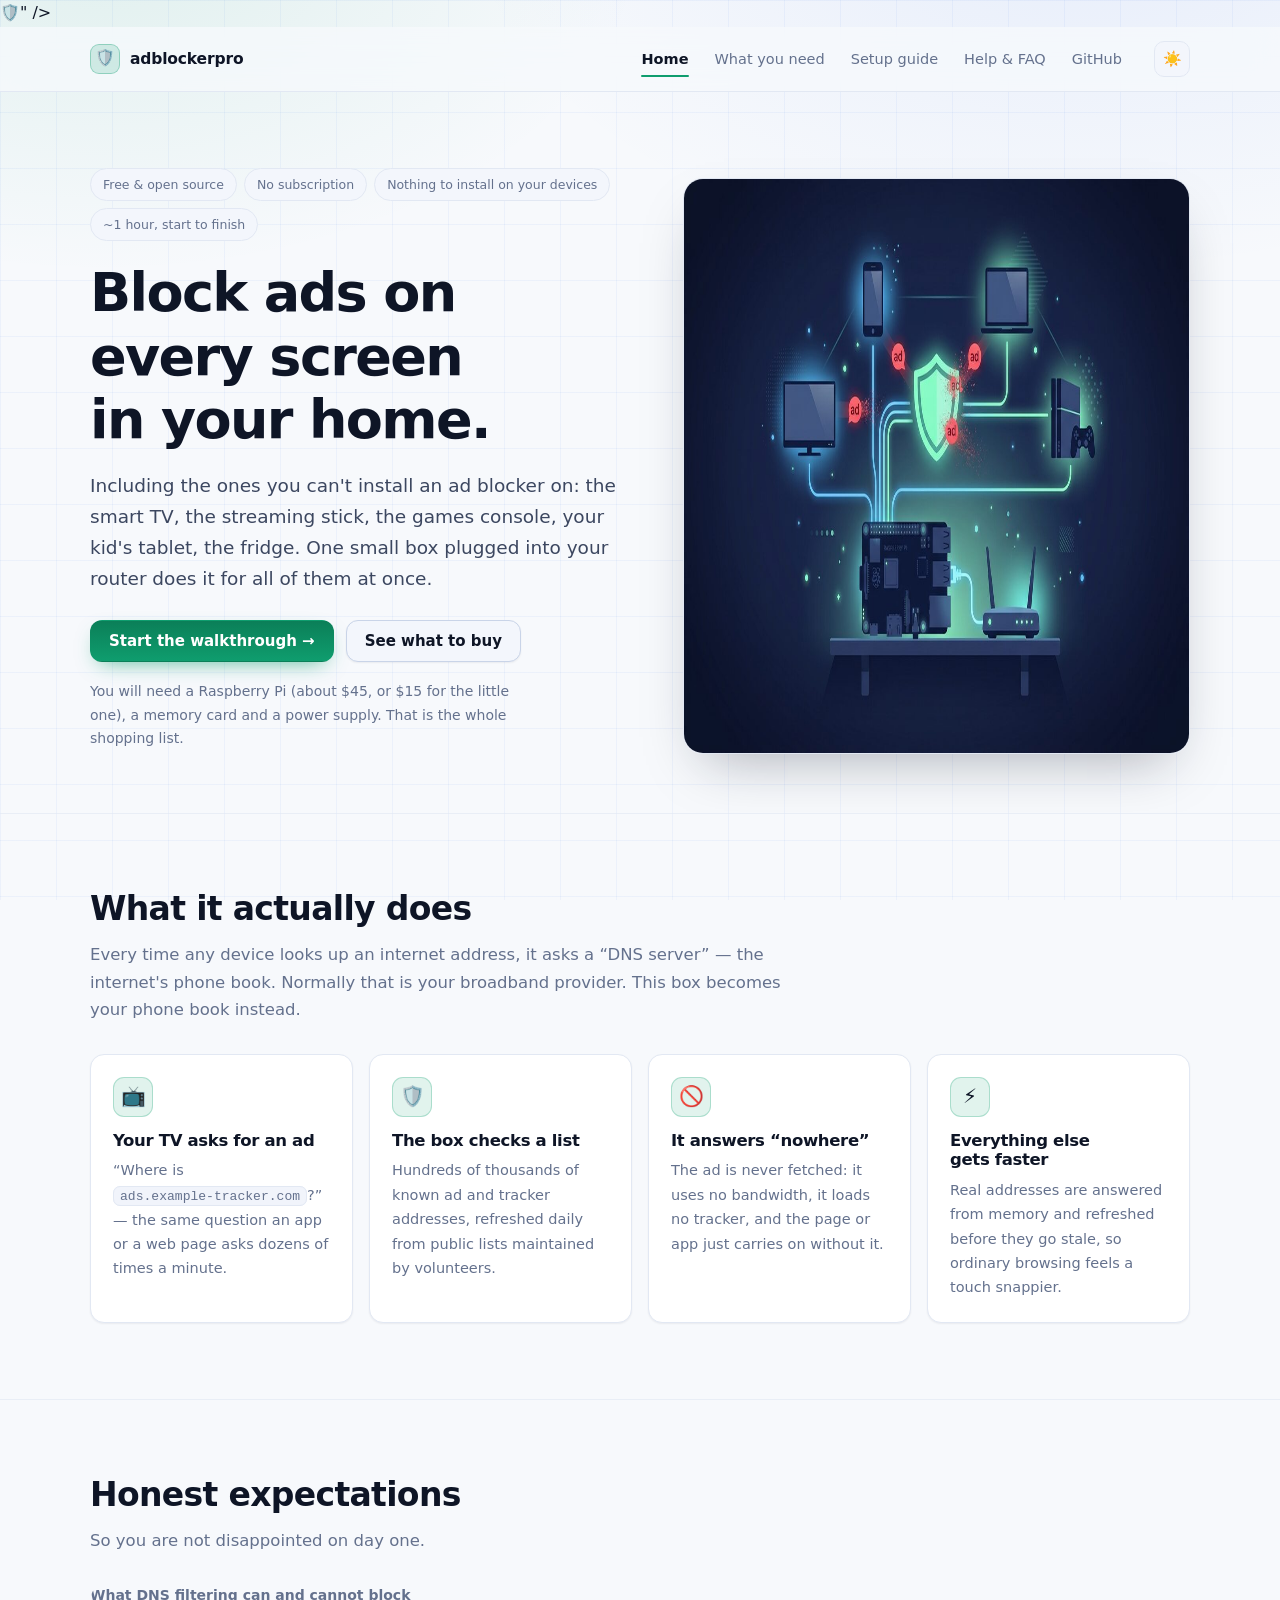
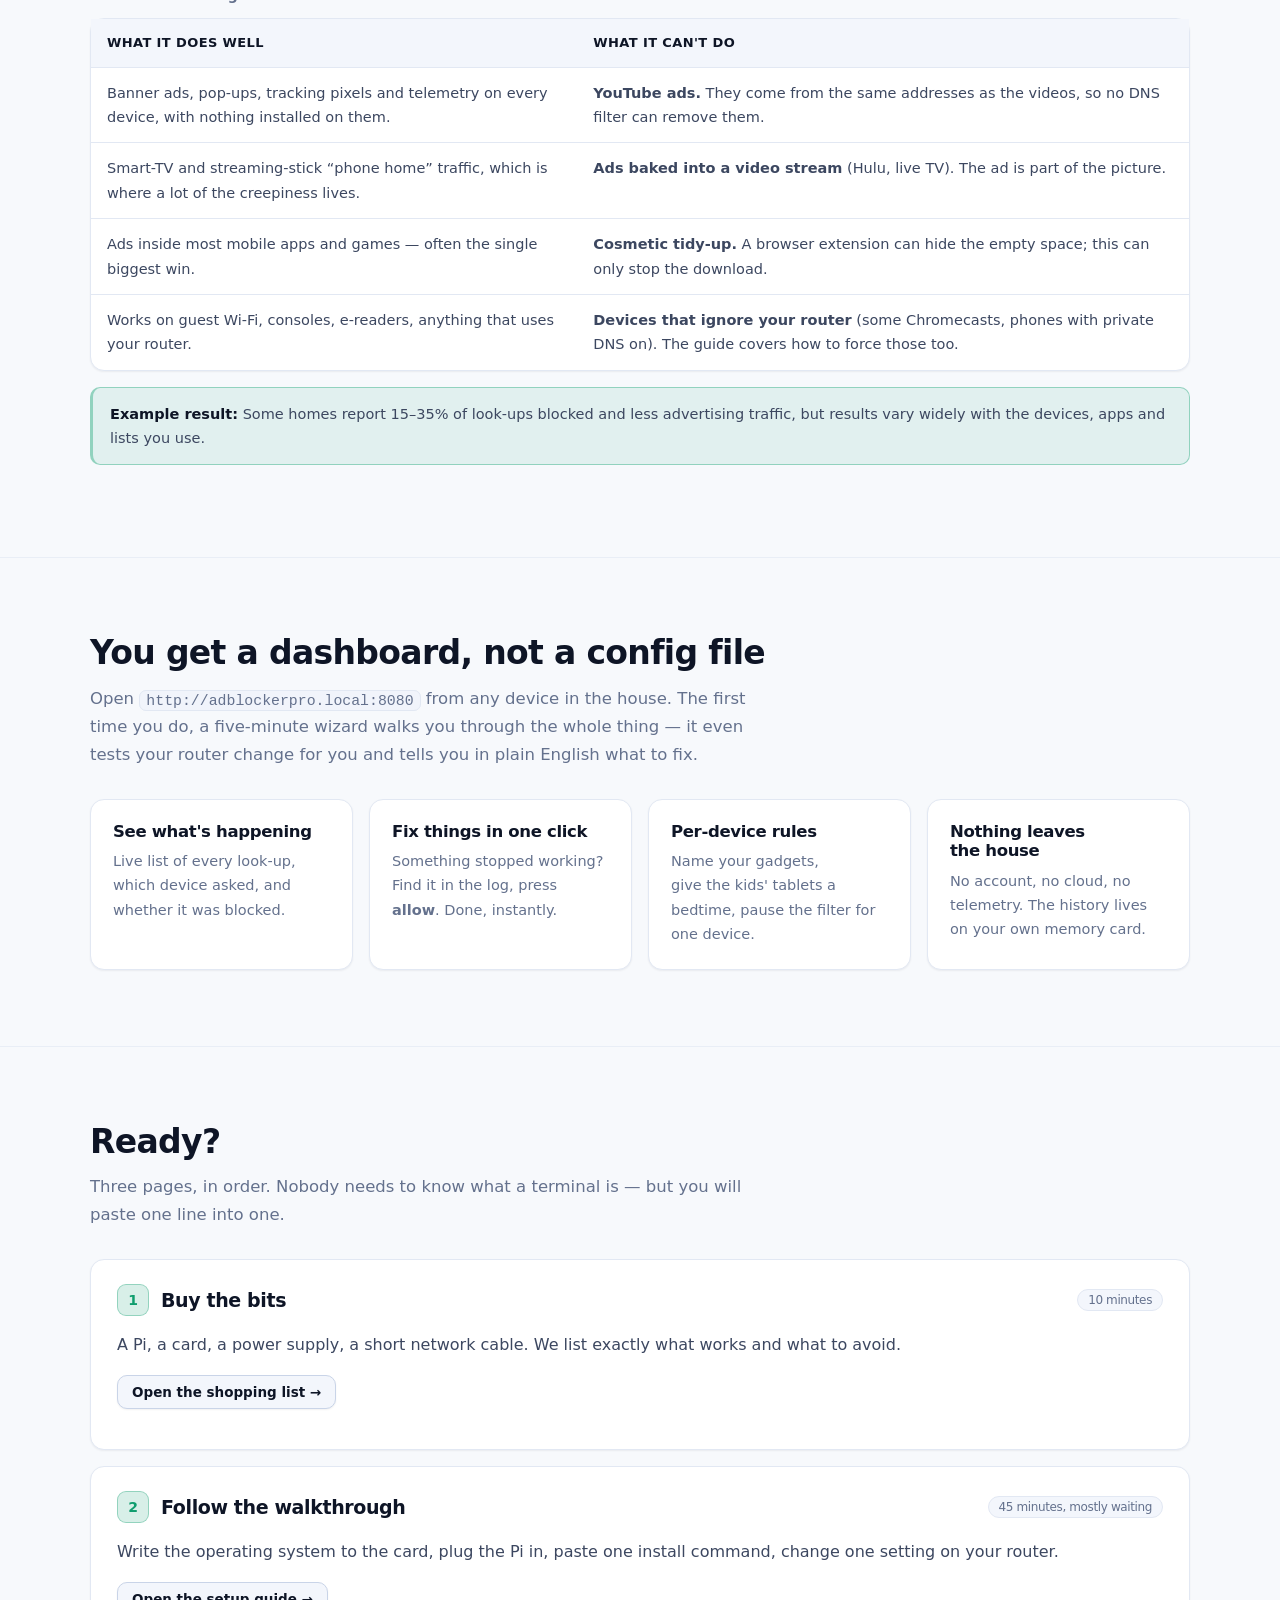
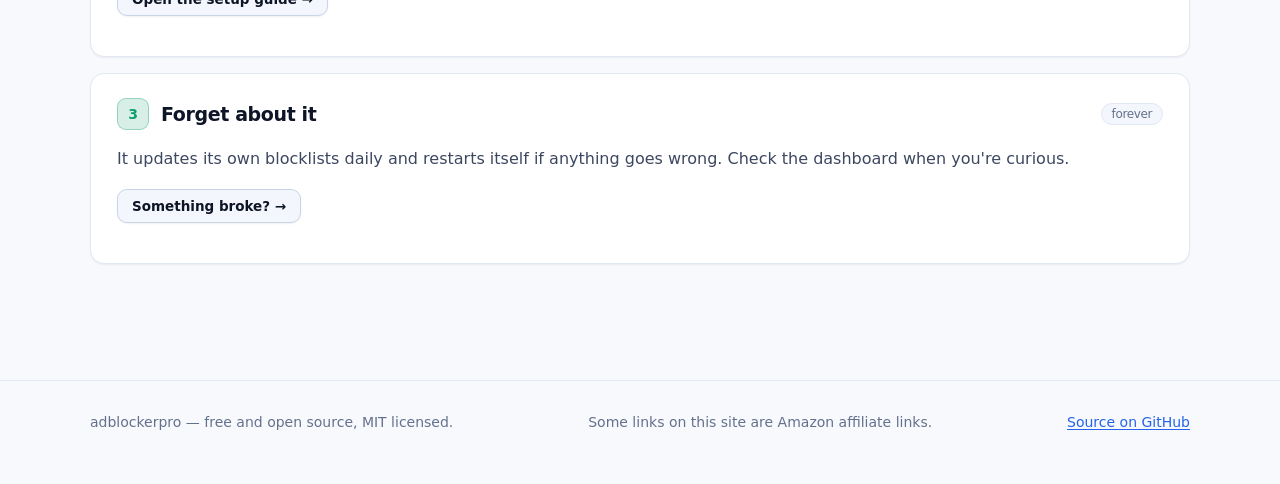
<file: site/index.html>
<!DOCTYPE html>
<html lang="en">
<head>
<meta charset="utf-8" />
<meta name="viewport" content="width=device-width, initial-scale=1" />
<title>adblockerpro — block ads on every device in your house</title>
<meta name="description" content="Build a small box that blocks ads and trackers for every device on your home network — smart TVs, phones, consoles, streaming sticks. No subscription, no apps to install, about an hour of your time." />
<link rel="canonical" href="https://ahardkore.github.io/adblockerpro/" />
<meta property="og:type" content="website" />
<meta property="og:site_name" content="adblockerpro" />
<meta property="og:title" content="adblockerpro — block ads on every device in your house" />
<meta property="og:description" content="Build a small box that blocks ads and trackers for every device on your home network — smart TVs, phones, consoles, streaming sticks. No subscription, no apps to install, about an hour of your time." />
<meta property="og:url" content="https://ahardkore.github.io/adblockerpro/" />
<meta property="og:image" content="https://ahardkore.github.io/adblockerpro/img/hero.jpg" />
<meta name="twitter:card" content="summary_large_image" />
<link rel="stylesheet" href="styles.css" />
<link rel="icon" href="favicon.svg" type="image/svg+xml" />
<link rel="apple-touch-icon" href="img/app-icon.png" /><text y='.9em' font-size='90'>🛡️</text></svg>" />
<meta name="theme-color" content="#090d19" media="(prefers-color-scheme: dark)" />
<meta name="theme-color" content="#f7f9fc" media="(prefers-color-scheme: light)" />
<meta name="color-scheme" content="dark light" />
<script>
  // Set the theme before first paint so the page never flashes the wrong one.
  (function () {
    try {
      var saved = localStorage.getItem("abp-theme");
      var t = saved || (window.matchMedia("(prefers-color-scheme: light)").matches ? "light" : "dark");
      document.documentElement.setAttribute("data-theme", t);
    } catch (e) {
      document.documentElement.setAttribute("data-theme", "dark");
    }
  })();
</script>
<script type="application/ld+json">{"@context":"https://schema.org","@type":"WebPage","name":"adblockerpro \u2014 block ads on every device in your house","description":"Build a small box that blocks ads and trackers for every device on your home network \u2014 smart TVs, phones, consoles, streaming sticks. No subscription, no apps to install, about an hour of your time.","url":"https://ahardkore.github.io/adblockerpro/"}</script>
</head>
<body>
<a class="skip-link" href="#main-content">Skip to content</a>

<header class="site-head">
  <div class="wrap">
    <a class="brand" href="index.html"><span class="logo">🛡️</span> adblockerpro</a>
    <nav class="site-nav" id="site-nav" aria-label="Primary navigation">
      <a href="index.html" aria-current="page">Home</a>
      <a href="hardware.html">What you need</a>
      <a href="setup.html">Setup guide</a>
      <a href="faq.html">Help &amp; FAQ</a>
      <a href="https://github.com/ahardkore/adblockerpro" target="_blank" rel="noopener">GitHub</a>
    </nav>
    <div class="head-tools">
      <button class="icon-btn theme-toggle" id="theme-toggle" type="button"
              aria-label="Switch between light and dark theme" title="Switch theme">
        <span aria-hidden="true" class="theme-ico">🌙</span>
      </button>
      <button class="icon-btn nav-toggle" id="nav-toggle" type="button"
              aria-label="Open menu" aria-expanded="false" aria-controls="site-nav">
        <span class="bars" aria-hidden="true"></span>
      </button>
    </div>
  </div>
</header>

<main id="main-content">
<section class="hero">
  <div class="wrap hero-grid">
    <div>
      <div class="badges">
        <span class="badge">Free &amp; open source</span>
        <span class="badge">No subscription</span>
        <span class="badge">Nothing to install on your devices</span>
        <span class="badge">~1 hour, start to finish</span>
      </div>
      <h1>Block ads on every screen in your home.</h1>
      <p class="lead">
        Including the ones you can't install an ad blocker on: the smart TV, the
        streaming stick, the games console, your kid's tablet, the fridge.
        One small box plugged into your router does it for all of them at once.
      </p>
      <div class="hero-cta">
        <a class="btn primary" href="setup.html">Start the walkthrough →</a>
        <a class="btn" href="hardware.html">See what to buy</a>
      </div>
      <p class="hero-note">You will need a Raspberry Pi (about $45, or $15 for the little one),
        a memory card and a power supply. That is the whole shopping list.</p>
    </div>
    <div>
      <img src="img/hero.jpg" alt="A Raspberry Pi next to a home router, filtering ads out of the traffic from a TV, phone, laptop and games console" width="1024" height="576" />
    </div>
  </div>
</section>

<section id="what">
  <div class="wrap">
    <h2>What it actually does</h2>
    <p class="section-sub">
      Every time any device looks up an internet address, it asks a “DNS server”
      — the internet's phone book. Normally that is your broadband provider.
      This box becomes your phone book instead.
    </p>
    <div class="cards">
      <div class="card">
        <span class="ico">📺</span>
        <h3>Your TV asks for an ad</h3>
        <p>“Where is <code>ads.example-tracker.com</code>?” — the same question an app or a web page asks dozens of times a minute.</p>
      </div>
      <div class="card">
        <span class="ico">🛡️</span>
        <h3>The box checks a list</h3>
        <p>Hundreds of thousands of known ad and tracker addresses, refreshed daily from public lists maintained by volunteers.</p>
      </div>
      <div class="card">
        <span class="ico">🚫</span>
        <h3>It answers “nowhere”</h3>
        <p>The ad is never fetched: it uses no bandwidth, it loads no tracker, and the page or app just carries on without it.</p>
      </div>
      <div class="card">
        <span class="ico">⚡</span>
        <h3>Everything else gets faster</h3>
        <p>Real addresses are answered from memory and refreshed before they go stale, so ordinary browsing feels a touch snappier.</p>
      </div>
    </div>
  </div>
</section>

<section id="expect">
  <div class="wrap">
    <h2>Honest expectations</h2>
    <p class="section-sub">So you are not disappointed on day one.</p>
    <table class="compare">
      <caption>What DNS filtering can and cannot block</caption>
      <thead><tr><th scope="col">What it does well</th><th scope="col">What it can't do</th></tr></thead>
      <tbody>
      <tr>
        <td>Banner ads, pop-ups, tracking pixels and telemetry on every device, with nothing installed on them.</td>
        <td><b>YouTube ads.</b> They come from the same addresses as the videos, so no DNS filter can remove them.</td>
      </tr>
      <tr>
        <td>Smart-TV and streaming-stick “phone home” traffic, which is where a lot of the creepiness lives.</td>
        <td><b>Ads baked into a video stream</b> (Hulu, live TV). The ad is part of the picture.</td>
      </tr>
      <tr>
        <td>Ads inside most mobile apps and games — often the single biggest win.</td>
        <td><b>Cosmetic tidy-up.</b> A browser extension can hide the empty space; this can only stop the download.</td>
      </tr>
      <tr>
        <td>Works on guest Wi-Fi, consoles, e-readers, anything that uses your router.</td>
        <td><b>Devices that ignore your router</b> (some Chromecasts, phones with private DNS on). The guide covers how to force those too.</td>
      </tr>
    </tbody>
    </table>
    <div class="callout good">
      <b>Example result:</b> Some homes report 15–35% of look-ups blocked and less advertising traffic, but results vary widely with the devices, apps and lists you use.
    </div>
  </div>
</section>

<section id="dashboard">
  <div class="wrap">
    <h2>You get a dashboard, not a config file</h2>
    <p class="section-sub">
      Open <code>http://adblockerpro.local:8080</code> from any device in the house.
      The first time you do, a five-minute wizard walks you through the whole thing —
      it even tests your router change for you and tells you in plain English what to fix.
    </p>
    <div class="cards">
      <div class="card"><h3>See what's happening</h3><p>Live list of every look-up, which device asked, and whether it was blocked.</p></div>
      <div class="card"><h3>Fix things in one click</h3><p>Something stopped working? Find it in the log, press <b>allow</b>. Done, instantly.</p></div>
      <div class="card"><h3>Per-device rules</h3><p>Name your gadgets, give the kids' tablets a bedtime, pause the filter for one device.</p></div>
      <div class="card"><h3>Nothing leaves the house</h3><p>No account, no cloud, no telemetry. The history lives on your own memory card.</p></div>
    </div>
  </div>
</section>

<section id="start">
  <div class="wrap">
    <h2>Ready?</h2>
    <p class="section-sub">Three pages, in order. Nobody needs to know what a terminal is — but you will paste one line into one.</p>
    <div class="steps">
      <div class="step">
        <h3>Buy the bits <span class="time">10 minutes</span></h3>
        <p>A Pi, a card, a power supply, a short network cable. We list exactly what works and what to avoid.</p>
        <p><a class="btn small" href="hardware.html">Open the shopping list →</a></p>
      </div>
      <div class="step">
        <h3>Follow the walkthrough <span class="time">45 minutes, mostly waiting</span></h3>
        <p>Write the operating system to the card, plug the Pi in, paste one install command, change one setting on your router.</p>
        <p><a class="btn small" href="setup.html">Open the setup guide →</a></p>
      </div>
      <div class="step">
        <h3>Forget about it <span class="time">forever</span></h3>
        <p>It updates its own blocklists daily and restarts itself if anything goes wrong. Check the dashboard when you're curious.</p>
        <p><a class="btn small" href="faq.html">Something broke? →</a></p>
      </div>
    </div>
  </div>
</section>

</main>

<footer class="site-foot">
  <div class="wrap">
    <span>adblockerpro — free and open source, MIT licensed.</span>
    <span>Some links on this site are Amazon affiliate links.</span>
    <span><a href="https://github.com/ahardkore/adblockerpro" target="_blank" rel="noopener">Source on GitHub</a></span>
  </div>
</footer>

<script src="site.js"></script>
</body>
</html>
</file>
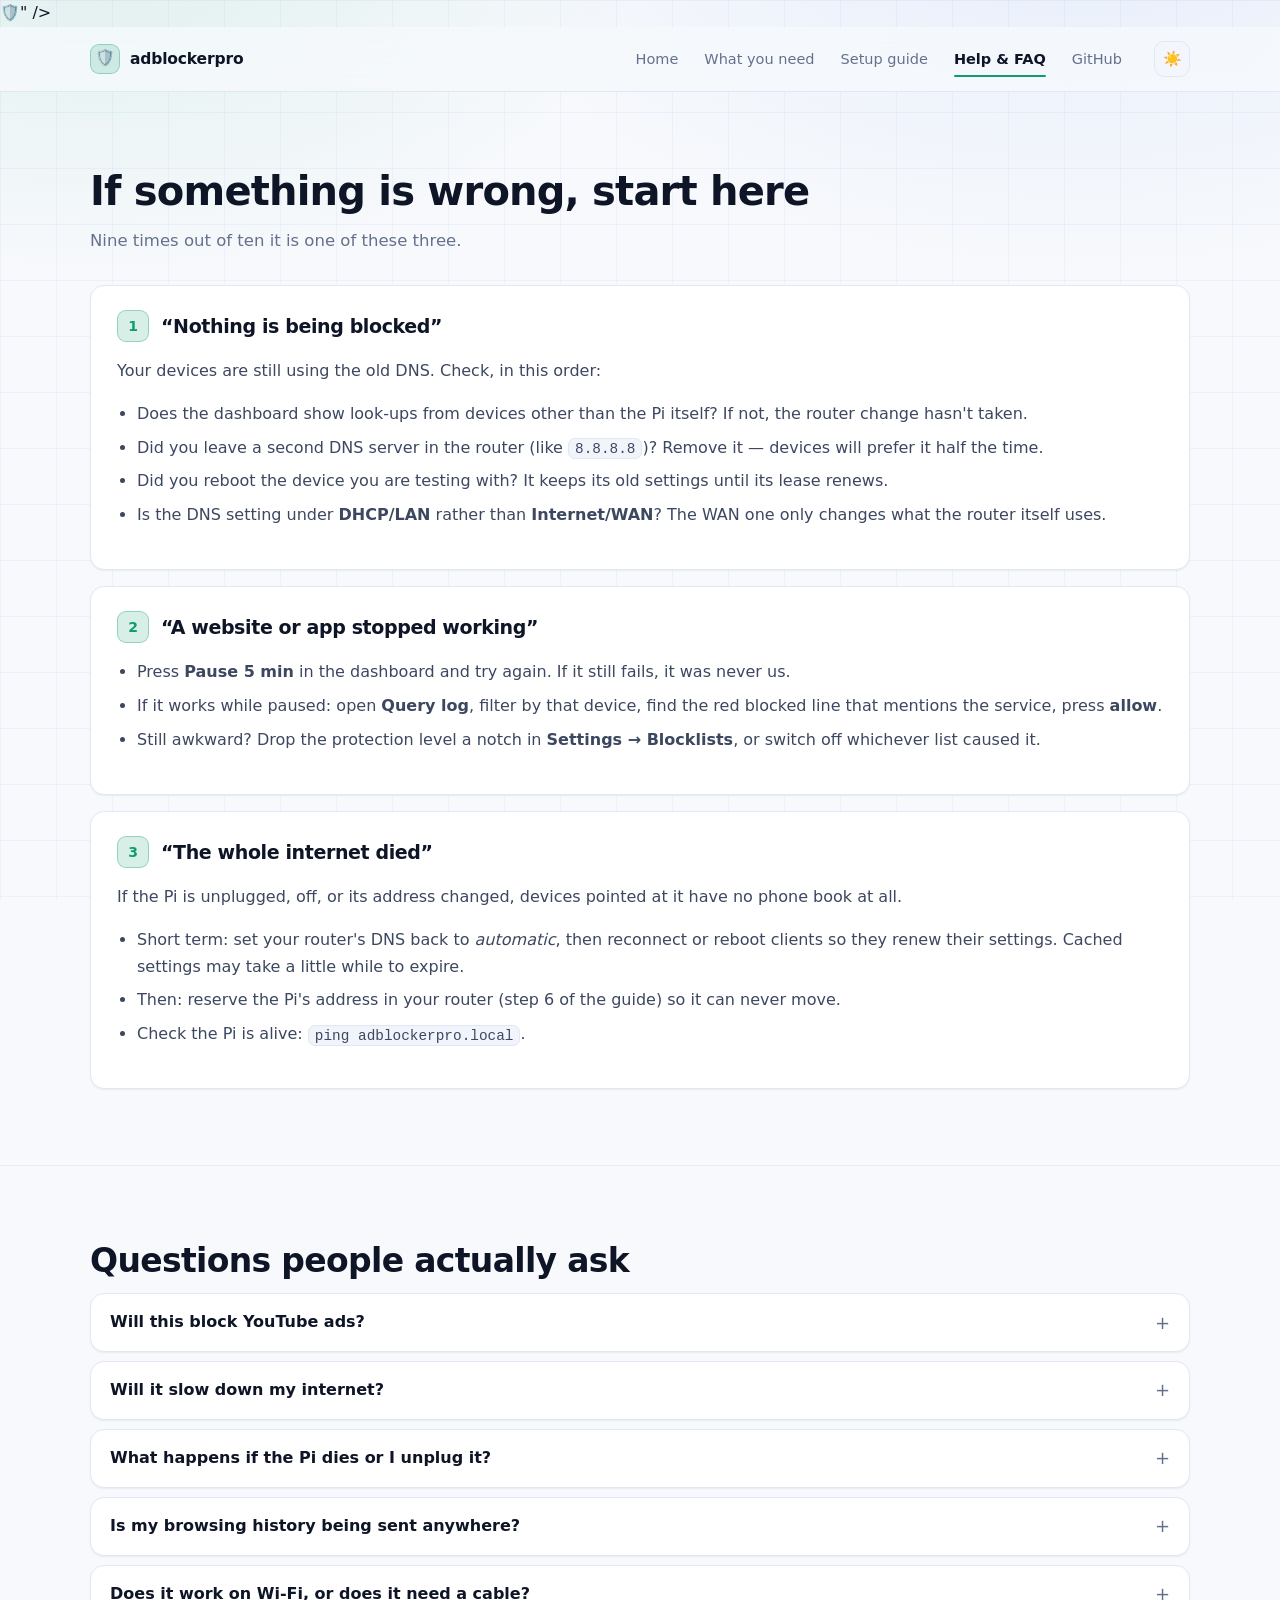
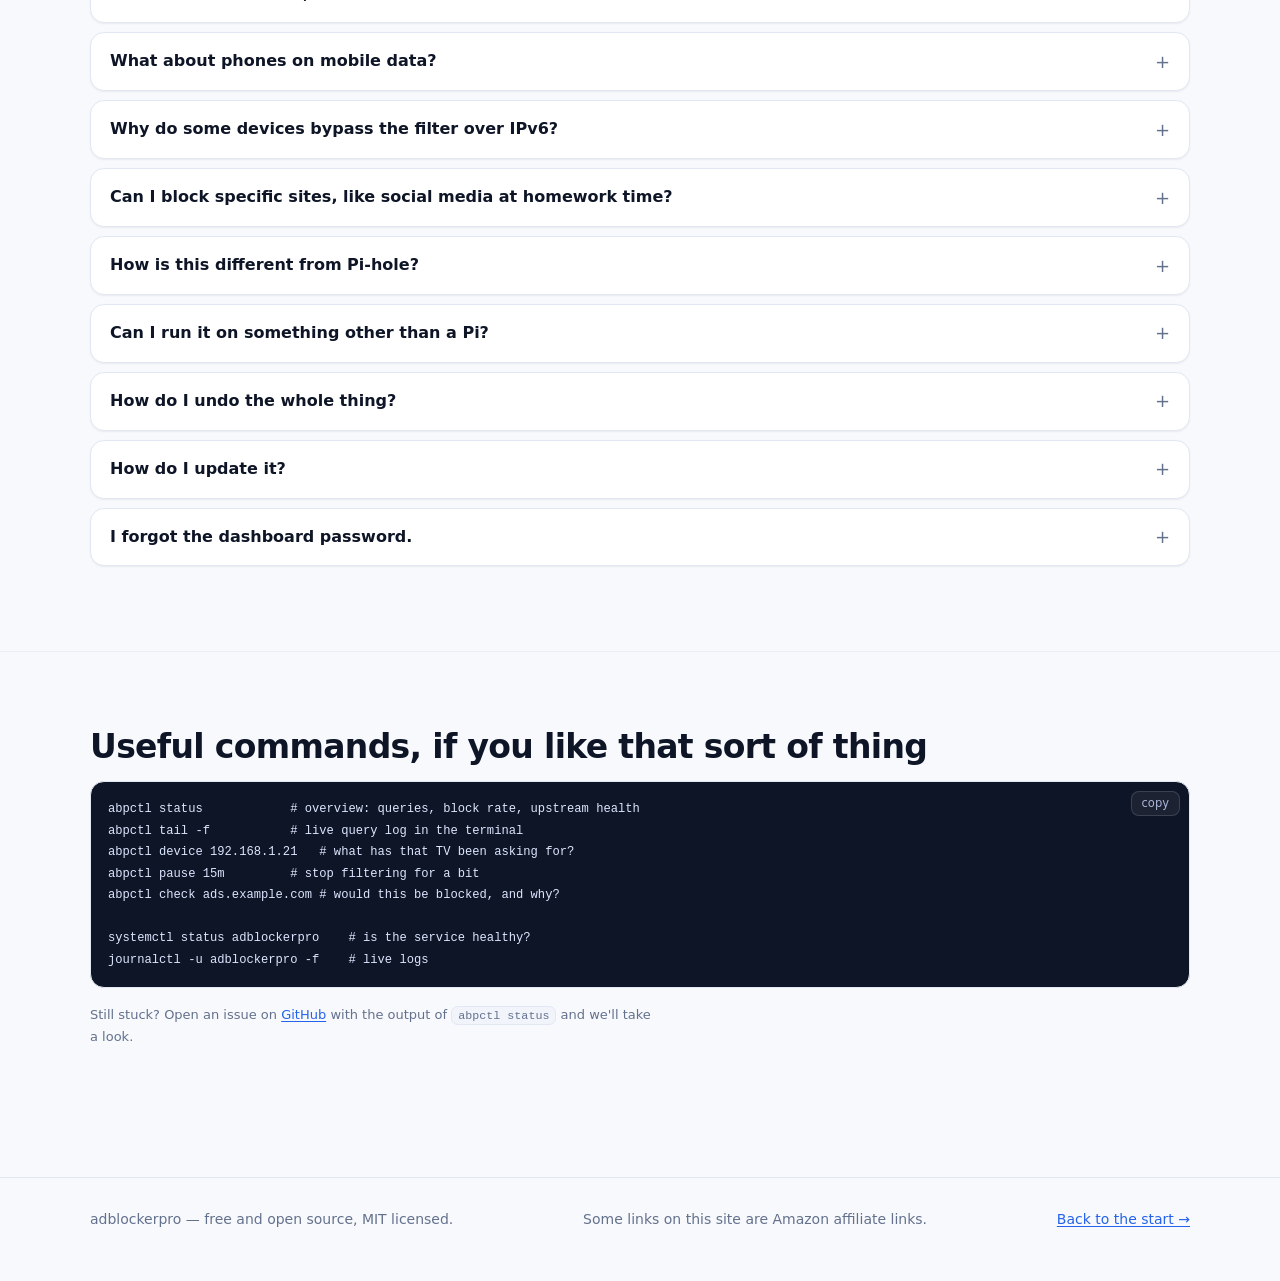
<file: site/faq.html>
<!DOCTYPE html>
<html lang="en">
<head>
<meta charset="utf-8" />
<meta name="viewport" content="width=device-width, initial-scale=1" />
<title>Help &amp; FAQ — adblockerpro</title>
<meta name="description" content="Troubleshooting a network-wide ad blocker: nothing is being blocked, a site broke, the dashboard won't load, how to undo it all." />
<link rel="canonical" href="https://ahardkore.github.io/adblockerpro/faq.html" />
<meta property="og:type" content="website" />
<meta property="og:site_name" content="adblockerpro" />
<meta property="og:title" content="Help & FAQ — adblockerpro" />
<meta property="og:description" content="Troubleshooting a network-wide ad blocker: fixing DNS, broken sites, dashboard access, IPv6 bypasses, and uninstalling safely." />
<meta property="og:url" content="https://ahardkore.github.io/adblockerpro/faq.html" />
<meta property="og:image" content="https://ahardkore.github.io/adblockerpro/img/hero.jpg" />
<meta name="twitter:card" content="summary_large_image" />
<link rel="stylesheet" href="styles.css" />
<link rel="icon" href="favicon.svg" type="image/svg+xml" />
<link rel="apple-touch-icon" href="img/app-icon.png" /><text y='.9em' font-size='90'>🛡️</text></svg>" />
<meta name="theme-color" content="#090d19" media="(prefers-color-scheme: dark)" />
<meta name="theme-color" content="#f7f9fc" media="(prefers-color-scheme: light)" />
<meta name="color-scheme" content="dark light" />
<script>
  // Set the theme before first paint so the page never flashes the wrong one.
  (function () {
    try {
      var saved = localStorage.getItem("abp-theme");
      var t = saved || (window.matchMedia("(prefers-color-scheme: light)").matches ? "light" : "dark");
      document.documentElement.setAttribute("data-theme", t);
    } catch (e) {
      document.documentElement.setAttribute("data-theme", "dark");
    }
  })();
</script>
<script type="application/ld+json">{"@context":"https://schema.org","@type":"FAQPage","mainEntity":[{"@type":"Question","name":"Will this block YouTube ads?","acceptedAnswer":{"@type":"Answer","text":"No, and nothing that works this way can. YouTube serves its ads from the same addresses as the videos, so blocking the address blocks YouTube. For YouTube specifically you still want a browser extension or a premium subscription."}},{"@type":"Question","name":"Will it slow down my internet?","acceptedAnswer":{"@type":"Answer","text":"The opposite, slightly. Look-ups are answered from the Pi's memory in under a millisecond, popular addresses are refreshed before they expire, and the ads that never download are bandwidth you keep."}},{"@type":"Question","name":"What happens if the Pi dies or I unplug it?","acceptedAnswer":{"@type":"Answer","text":"Devices pointed at it lose DNS, which looks like \u201cno internet\u201d. Set the router's DNS back to automatic and everything returns immediately. If you want belt-and-braces, run the Pi's own DHCP server \u2014 then there is one place to change, not many."}},{"@type":"Question","name":"Is my browsing history being sent anywhere?","acceptedAnswer":{"@type":"Answer","text":"No. There is no account, no cloud and no telemetry. Look-ups are stored on the Pi's own card (30 days by default) purely so you can look at the graphs. Turn the history off in Settings and nothing is written at all. You can also store client addresses hashed."}},{"@type":"Question","name":"Does it work on Wi-Fi, or does it need a cable?","acceptedAnswer":{"@type":"Answer","text":"Both work. A cable is more reliable, and \u201cthe thing the whole house depends on for DNS\u201d is exactly the device you want wired."}},{"@type":"Question","name":"What about phones on mobile data?","acceptedAnswer":{"@type":"Answer","text":"Off your Wi-Fi they are not filtered. You can enable DNS-over-HTTPS in Settings and point a phone at the Pi from anywhere, but that means exposing it to the internet \u2014 only do that if you understand the trade-off."}},{"@type":"Question","name":"Why do some devices bypass the filter over IPv6?","acceptedAnswer":{"@type":"Answer","text":"Your router may advertise an IPv6 DNS resolver separately from its IPv4 DHCP setting. In the router's IPv6, router-advertisement (RA), or DHCPv6 settings, advertise the Pi's IPv6 address as DNS. If the router cannot do that, disable its IPv6 DNS advertisement\u2014not IPv6 across your whole network\u2014and reconnect the affected devices."}},{"@type":"Question","name":"Can I block specific sites, like social media at homework time?","acceptedAnswer":{"@type":"Answer","text":"Yes \u2014 Rules for permanent blocks, Schedules for time windows, and both can target a group of devices so the adults are unaffected."}},{"@type":"Question","name":"How is this different from Pi-hole?","acceptedAnswer":{"@type":"Answer","text":"Same idea, different implementation. This one is a single Go program with no dependencies, which makes it small and simple to install, and it adds a few things Pi-hole doesn't do natively: encrypted upstream look-ups, scheduled rules, a cache that survives a reboot. Pi-hole is older and more battle-tested, and does its own DNSSEC validation. Both are free; neither will mind if you try the other."}},{"@type":"Question","name":"Can I run it on something other than a Pi?","acceptedAnswer":{"@type":"Answer","text":"Yes. Any Debian or Ubuntu machine, including an old laptop or a mini PC, and the installer handles 64-bit PCs as well as every Pi."}},{"@type":"Question","name":"How do I undo the whole thing?","acceptedAnswer":{"@type":"Answer","text":"First set your router's DNS back to automatic and reconnect its clients. Then download the current installer and run its uninstall mode: curl -fsSLO https://raw.githubusercontent.com/ahardkore/adblockerpro/main/deploy/install.sh sudo bash install.sh --uninstall This removes the service and binaries and restores the system DNS configuration changed by the installer. Your settings and history remain in /etc/adblockerpro and /var/lib/adblockerpro in case you reinstall; delete those directories manually if you do not want to keep them."}},{"@type":"Question","name":"How do I update it?","acceptedAnswer":{"@type":"Answer","text":"Re-run the installer; it replaces the binary and restarts the service, keeping your settings: curl -fsSLO https://raw.githubusercontent.com/ahardkore/adblockerpro/main/deploy/install.sh sudo bash install.sh"}},{"@type":"Question","name":"I forgot the dashboard password.","acceptedAnswer":{"@type":"Answer","text":"On the Pi: sudo adblockerpro -set-password , then press Enter on an empty line to remove it entirely."}}]}</script>
</head>
<body>
<a class="skip-link" href="#main-content">Skip to content</a>

<header class="site-head">
  <div class="wrap">
    <a class="brand" href="index.html"><span class="logo">🛡️</span> adblockerpro</a>
    <nav class="site-nav" id="site-nav" aria-label="Primary navigation">
      <a href="index.html">Home</a>
      <a href="hardware.html">What you need</a>
      <a href="setup.html">Setup guide</a>
      <a href="faq.html" aria-current="page">Help &amp; FAQ</a>
      <a href="https://github.com/ahardkore/adblockerpro" target="_blank" rel="noopener">GitHub</a>
    </nav>
    <div class="head-tools">
      <button class="icon-btn theme-toggle" id="theme-toggle" type="button"
              aria-label="Switch between light and dark theme" title="Switch theme">
        <span aria-hidden="true" class="theme-ico">🌙</span>
      </button>
      <button class="icon-btn nav-toggle" id="nav-toggle" type="button"
              aria-label="Open menu" aria-expanded="false" aria-controls="site-nav">
        <span class="bars" aria-hidden="true"></span>
      </button>
    </div>
  </div>
</header>

<main id="main-content">
<section>
  <div class="wrap">
    <h1 class="section-title">If something is wrong, start here</h1>
    <p class="section-sub">Nine times out of ten it is one of these three.</p>

    <div class="steps">
      <div class="step">
        <h3>“Nothing is being blocked”</h3>
        <p>Your devices are still using the old DNS. Check, in this order:</p>
        <ul>
          <li>Does the dashboard show look-ups from devices other than the Pi itself? If not, the router change hasn't taken.</li>
          <li>Did you leave a second DNS server in the router (like <code>8.8.8.8</code>)? Remove it — devices will prefer it half the time.</li>
          <li>Did you reboot the device you are testing with? It keeps its old settings until its lease renews.</li>
          <li>Is the DNS setting under <b>DHCP/LAN</b> rather than <b>Internet/WAN</b>? The WAN one only changes what the router itself uses.</li>
        </ul>
      </div>
      <div class="step">
        <h3>“A website or app stopped working”</h3>
        <ul>
          <li>Press <b>Pause 5 min</b> in the dashboard and try again. If it still fails, it was never us.</li>
          <li>If it works while paused: open <b>Query log</b>, filter by that device, find the red blocked line that mentions the service, press <b>allow</b>.</li>
          <li>Still awkward? Drop the protection level a notch in <b>Settings → Blocklists</b>, or switch off whichever list caused it.</li>
        </ul>
      </div>
      <div class="step">
        <h3>“The whole internet died”</h3>
        <p>If the Pi is unplugged, off, or its address changed, devices pointed at it have no phone book at all.</p>
        <ul>
          <li>Short term: set your router's DNS back to <i>automatic</i>, then reconnect or reboot clients so they renew their settings. Cached settings may take a little while to expire.</li>
          <li>Then: reserve the Pi's address in your router (step 6 of the guide) so it can never move.</li>
          <li>Check the Pi is alive: <code>ping adblockerpro.local</code>.</li>
        </ul>
      </div>
    </div>
  </div>
</section>

<section>
  <div class="wrap">
    <h2 class="section-title">Questions people actually ask</h2>

    <details class="faq"><summary>Will this block YouTube ads?</summary>
      <p>No, and nothing that works this way can. YouTube serves its ads from the same addresses as the videos,
      so blocking the address blocks YouTube. For YouTube specifically you still want a browser extension or a premium subscription.</p></details>

    <details class="faq"><summary>Will it slow down my internet?</summary>
      <p>The opposite, slightly. Look-ups are answered from the Pi's memory in under a millisecond,
      popular addresses are refreshed before they expire, and the ads that never download are bandwidth you keep.</p></details>

    <details class="faq"><summary>What happens if the Pi dies or I unplug it?</summary>
      <p>Devices pointed at it lose DNS, which looks like “no internet”. Set the router's DNS back to automatic
      and everything returns immediately. If you want belt-and-braces, run the Pi's own DHCP server —
      then there is one place to change, not many.</p></details>

    <details class="faq"><summary>Is my browsing history being sent anywhere?</summary>
      <p>No. There is no account, no cloud and no telemetry. Look-ups are stored on the Pi's own card
      (30 days by default) purely so you can look at the graphs. Turn the history off in Settings and
      nothing is written at all. You can also store client addresses hashed.</p></details>

    <details class="faq"><summary>Does it work on Wi-Fi, or does it need a cable?</summary>
      <p>Both work. A cable is more reliable, and “the thing the whole house depends on for DNS”
      is exactly the device you want wired.</p></details>

    <details class="faq"><summary>What about phones on mobile data?</summary>
      <p>Off your Wi-Fi they are not filtered. You can enable DNS-over-HTTPS in Settings and point a phone at
      the Pi from anywhere, but that means exposing it to the internet — only do that if you understand the trade-off.</p></details>

    <details class="faq"><summary>Why do some devices bypass the filter over IPv6?</summary>
<p>Your router may advertise an IPv6 DNS resolver separately from its IPv4 DHCP setting. In the router's IPv6, router-advertisement (RA), or DHCPv6 settings, advertise the Pi's IPv6 address as DNS. If the router cannot do that, disable its IPv6 DNS advertisement—not IPv6 across your whole network—and reconnect the affected devices.</p></details>

<details class="faq"><summary>Can I block specific sites, like social media at homework time?</summary>
      <p>Yes — <b>Rules</b> for permanent blocks, <b>Schedules</b> for time windows, and both can target
      a group of devices so the adults are unaffected.</p></details>

    <details class="faq"><summary>How is this different from Pi-hole?</summary>
      <p>Same idea, different implementation. This one is a single Go program with no dependencies,
      which makes it small and simple to install, and it adds a few things Pi-hole doesn't do natively:
      encrypted upstream look-ups, scheduled rules, a cache that survives a reboot. Pi-hole is older and
      more battle-tested, and does its own DNSSEC validation. Both are free; neither will mind if you try the other.</p></details>

    <details class="faq"><summary>Can I run it on something other than a Pi?</summary>
      <p>Yes. Any Debian or Ubuntu machine, including an old laptop or a mini PC, and the installer
      handles 64-bit PCs as well as every Pi.</p></details>

<details class="faq"><summary>How do I undo the whole thing?</summary>
<p>First set your router's DNS back to automatic and reconnect its clients. Then download the current installer and run its uninstall mode:</p>
<pre><code>curl -fsSLO https://raw.githubusercontent.com/ahardkore/adblockerpro/main/deploy/install.sh
sudo bash install.sh --uninstall</code></pre>
<p>This removes the service and binaries and restores the system DNS configuration changed by the installer. Your settings and history remain in <code>/etc/adblockerpro</code> and <code>/var/lib/adblockerpro</code> in case you reinstall; delete those directories manually if you do not want to keep them.</p></details>

    <details class="faq"><summary>How do I update it?</summary>
      <p>Re-run the installer; it replaces the binary and restarts the service, keeping your settings:</p>
      <pre><code>curl -fsSLO https://raw.githubusercontent.com/ahardkore/adblockerpro/main/deploy/install.sh
sudo bash install.sh</code></pre></details>

    <details class="faq"><summary>I forgot the dashboard password.</summary>
      <p>On the Pi: <code>sudo adblockerpro -set-password</code>, then press Enter on an empty line to remove it entirely.</p></details>
  </div>
</section>

<section>
  <div class="wrap">
    <h2 class="section-title">Useful commands, if you like that sort of thing</h2>
    <pre><code>abpctl status            # overview: queries, block rate, upstream health
abpctl tail -f           # live query log in the terminal
abpctl device 192.168.1.21   # what has that TV been asking for?
abpctl pause 15m         # stop filtering for a bit
abpctl check ads.example.com # would this be blocked, and why?

systemctl status adblockerpro    # is the service healthy?
journalctl -u adblockerpro -f    # live logs</code></pre>
    <p class="disclosure">Still stuck? Open an issue on
      <a href="https://github.com/ahardkore/adblockerpro" target="_blank" rel="noopener">GitHub</a>
      with the output of <code>abpctl status</code> and we'll take a look.</p>
  </div>
</section>

</main>

<footer class="site-foot">
  <div class="wrap">
    <span>adblockerpro — free and open source, MIT licensed.</span>
    <span>Some links on this site are Amazon affiliate links.</span>
    <span><a href="index.html">Back to the start →</a></span>
  </div>
</footer>

<script src="site.js"></script>
</body>
</html>
</file>
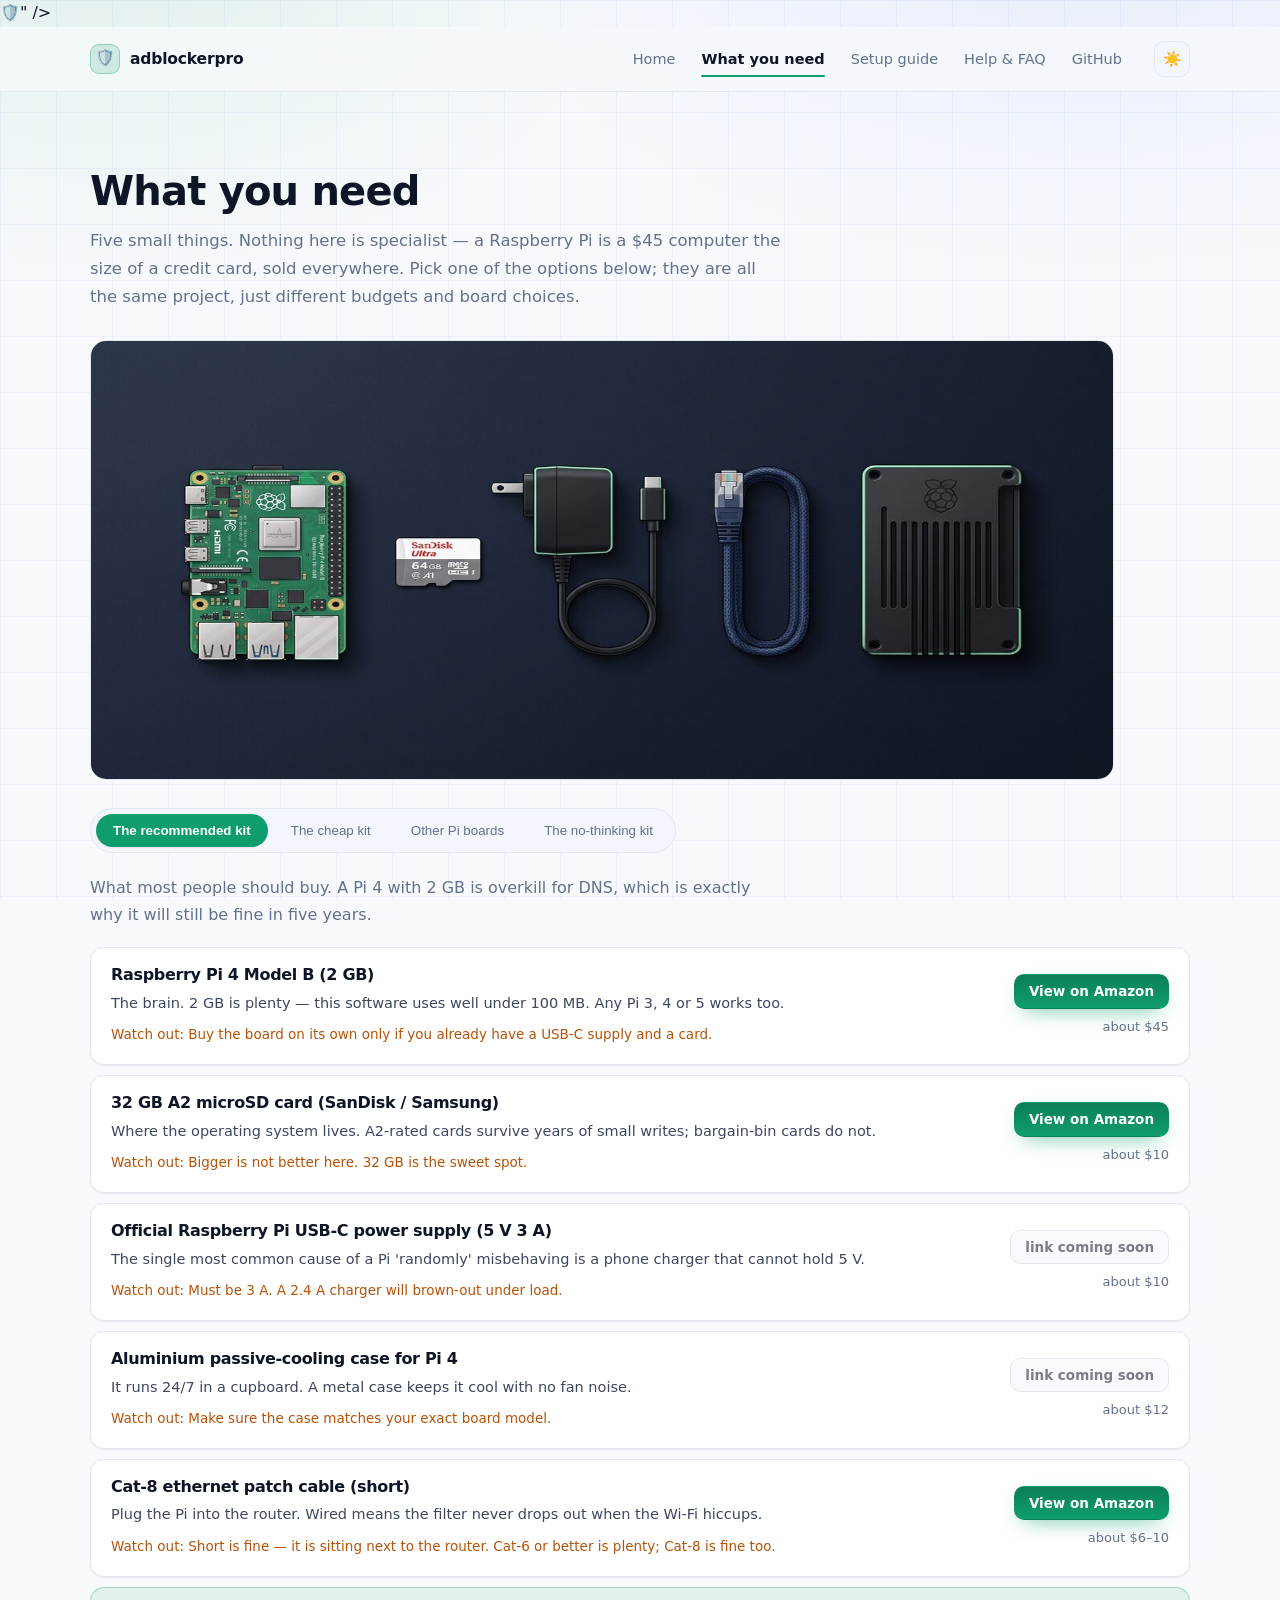
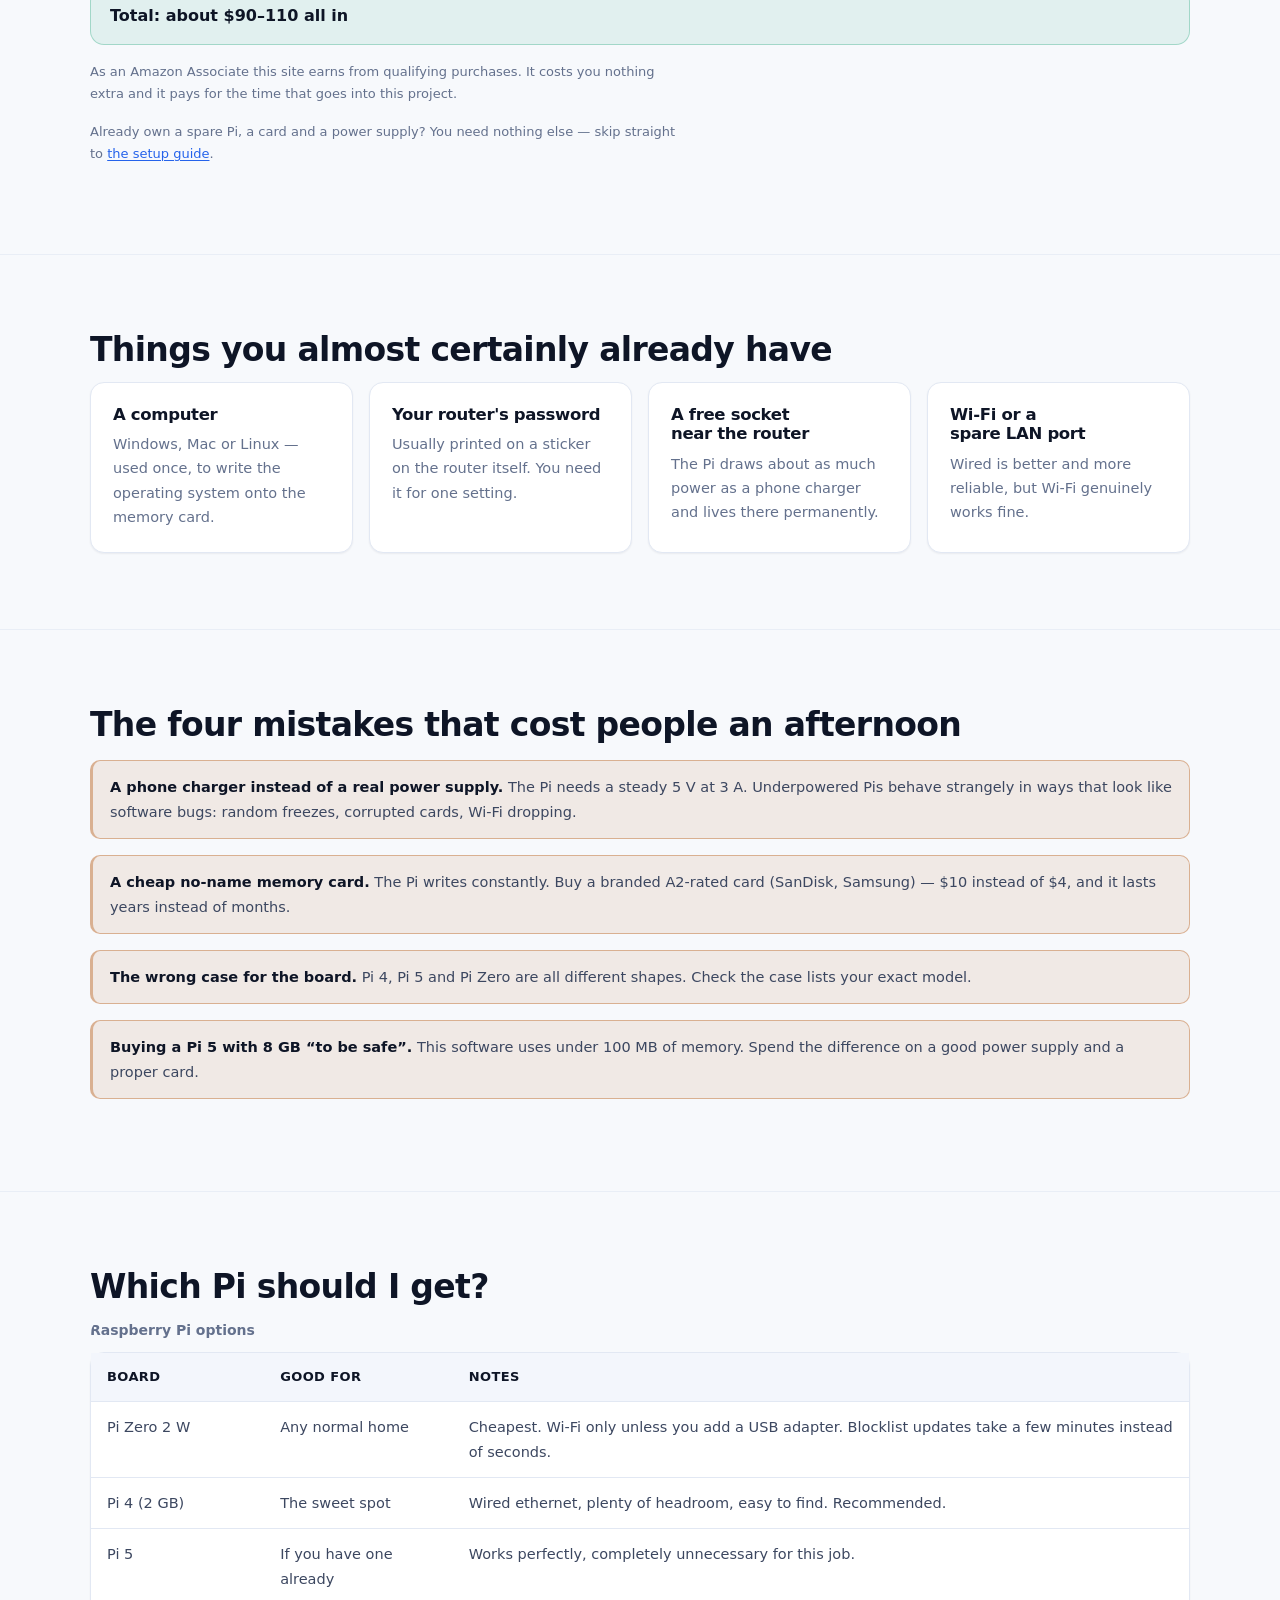
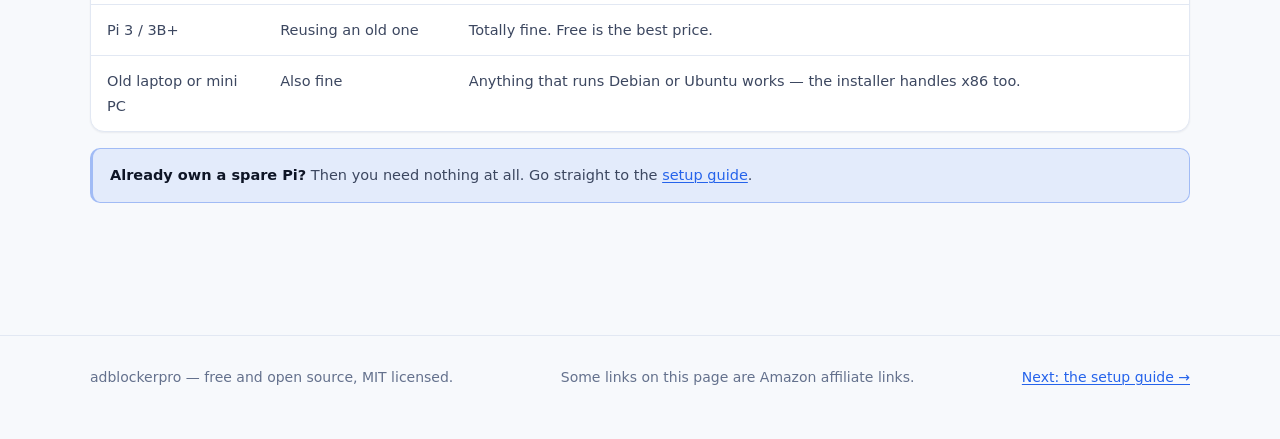
<file: site/hardware.html>
<!DOCTYPE html>
<html lang="en">
<head>
<meta charset="utf-8" />
<meta name="viewport" content="width=device-width, initial-scale=1" />
<title>What you need — adblockerpro</title>
<meta name="description" content="The exact shopping list for a network-wide ad blocker: which Raspberry Pi, which memory card, which power supply, and the mistakes that cost people an afternoon." />
<link rel="canonical" href="https://ahardkore.github.io/adblockerpro/hardware.html" />
<meta property="og:type" content="website" />
<meta property="og:site_name" content="adblockerpro" />
<meta property="og:title" content="What you need — adblockerpro" />
<meta property="og:description" content="The exact shopping list for a network-wide ad blocker: which Raspberry Pi, memory card and power supply to choose." />
<meta property="og:url" content="https://ahardkore.github.io/adblockerpro/hardware.html" />
<meta property="og:image" content="https://ahardkore.github.io/adblockerpro/img/hero.jpg" />
<meta name="twitter:card" content="summary_large_image" />
<link rel="stylesheet" href="styles.css" />
<link rel="icon" href="favicon.svg" type="image/svg+xml" />
<link rel="apple-touch-icon" href="img/app-icon.png" /><text y='.9em' font-size='90'>🛡️</text></svg>" />
<meta name="theme-color" content="#090d19" media="(prefers-color-scheme: dark)" />
<meta name="theme-color" content="#f7f9fc" media="(prefers-color-scheme: light)" />
<meta name="color-scheme" content="dark light" />
<script>
  // Set the theme before first paint so the page never flashes the wrong one.
  (function () {
    try {
      var saved = localStorage.getItem("abp-theme");
      var t = saved || (window.matchMedia("(prefers-color-scheme: light)").matches ? "light" : "dark");
      document.documentElement.setAttribute("data-theme", t);
    } catch (e) {
      document.documentElement.setAttribute("data-theme", "dark");
    }
  })();
</script>
<script type="application/ld+json">{"@context":"https://schema.org","@type":"WebPage","name":"What you need \u2014 adblockerpro","description":"The exact shopping list for a network-wide ad blocker: which Raspberry Pi, memory card and power supply to choose.","url":"https://ahardkore.github.io/adblockerpro/hardware.html"}</script>
</head>
<body>
<a class="skip-link" href="#main-content">Skip to content</a>

<header class="site-head">
  <div class="wrap">
    <a class="brand" href="index.html"><span class="logo">🛡️</span> adblockerpro</a>
    <nav class="site-nav" id="site-nav" aria-label="Primary navigation">
      <a href="index.html">Home</a>
      <a href="hardware.html" aria-current="page">What you need</a>
      <a href="setup.html">Setup guide</a>
      <a href="faq.html">Help &amp; FAQ</a>
      <a href="https://github.com/ahardkore/adblockerpro" target="_blank" rel="noopener">GitHub</a>
    </nav>
    <div class="head-tools">
      <button class="icon-btn theme-toggle" id="theme-toggle" type="button"
              aria-label="Switch between light and dark theme" title="Switch theme">
        <span aria-hidden="true" class="theme-ico">🌙</span>
      </button>
      <button class="icon-btn nav-toggle" id="nav-toggle" type="button"
              aria-label="Open menu" aria-expanded="false" aria-controls="site-nav">
        <span class="bars" aria-hidden="true"></span>
      </button>
    </div>
  </div>
</header>

<main id="main-content">
<section>
  <div class="wrap">
    <h1 class="section-title">What you need</h1>
    <p class="section-sub">
      Five small things. Nothing here is specialist — a Raspberry Pi is a $45 computer
      the size of a credit card, sold everywhere. Pick one of the options below;
      they are all the same project, just different budgets and board choices.
    </p>
    <img src="img/kit.jpg" alt="A Raspberry Pi board, microSD card, USB-C power supply, ethernet cable and aluminium case laid out in a row" width="1024" height="440" style="border-radius:16px;border:1px solid var(--line);margin-bottom:28px" />

    <div id="shop" aria-live="polite">
<p class="disclosure">Loading the interactive shopping list…</p>
<noscript>
<div class="callout"><b>Recommended:</b> Raspberry Pi 4 (2 GB), a branded 32 GB A2 microSD card, the official 5 V / 3 A USB-C power supply, a Pi 4 case, and a short Cat-5e or Cat-6 ethernet cable. Expect roughly $90–110 in total. A Pi Zero 2 W or any Pi 3 you already own also works.</div>
<p class="disclosure">JavaScript is off, so kit comparisons and purchase links are hidden. You can still continue to the <a href="setup.html">setup guide</a>.</p>
</noscript>
</div>
  </div>
</section>

<section>
  <div class="wrap">
    <h2 class="section-title">Things you almost certainly already have</h2>
    <div class="cards">
      <div class="card"><h3>A computer</h3><p>Windows, Mac or Linux — used once, to write the operating system onto the memory card.</p></div>
      <div class="card"><h3>Your router's password</h3><p>Usually printed on a sticker on the router itself. You need it for one setting.</p></div>
      <div class="card"><h3>A free socket near the router</h3><p>The Pi draws about as much power as a phone charger and lives there permanently.</p></div>
      <div class="card"><h3>Wi-Fi or a spare LAN port</h3><p>Wired is better and more reliable, but Wi-Fi genuinely works fine.</p></div>
    </div>
  </div>
</section>

<section>
  <div class="wrap">
    <h2 class="section-title">The four mistakes that cost people an afternoon</h2>
    <div class="callout warn"><b>A phone charger instead of a real power supply.</b>
      The Pi needs a steady 5 V at 3 A. Underpowered Pis behave strangely in ways that look like software bugs: random freezes, corrupted cards, Wi-Fi dropping.</div>
    <div class="callout warn"><b>A cheap no-name memory card.</b>
      The Pi writes constantly. Buy a branded A2-rated card (SanDisk, Samsung) — $10 instead of $4, and it lasts years instead of months.</div>
    <div class="callout warn"><b>The wrong case for the board.</b>
      Pi 4, Pi 5 and Pi Zero are all different shapes. Check the case lists your exact model.</div>
    <div class="callout warn"><b>Buying a Pi 5 with 8 GB “to be safe”.</b>
      This software uses under 100 MB of memory. Spend the difference on a good power supply and a proper card.</div>
  </div>
</section>

<section>
  <div class="wrap">
    <h2 class="section-title">Which Pi should I get?</h2>
    <table class="compare">
      <caption>Raspberry Pi options</caption>
      <thead><tr><th scope="col">Board</th><th scope="col">Good for</th><th scope="col">Notes</th></tr></thead>
      <tbody>
      <tr><td>Pi Zero 2 W</td><td>Any normal home</td><td>Cheapest. Wi-Fi only unless you add a USB adapter. Blocklist updates take a few minutes instead of seconds.</td></tr>
      <tr><td>Pi 4 (2 GB)</td><td>The sweet spot</td><td>Wired ethernet, plenty of headroom, easy to find. Recommended.</td></tr>
      <tr><td>Pi 5</td><td>If you have one already</td><td>Works perfectly, completely unnecessary for this job.</td></tr>
      <tr><td>Pi 3 / 3B+</td><td>Reusing an old one</td><td>Totally fine. Free is the best price.</td></tr>
      <tr><td>Old laptop or mini PC</td><td>Also fine</td><td>Anything that runs Debian or Ubuntu works — the installer handles x86 too.</td></tr>
    </tbody>
    </table>
    <div class="callout">
      <b>Already own a spare Pi?</b> Then you need nothing at all.
      Go straight to the <a href="setup.html">setup guide</a>.
    </div>
  </div>
</section>

</main>

<footer class="site-foot">
  <div class="wrap">
    <span>adblockerpro — free and open source, MIT licensed.</span>
    <span>Some links on this page are Amazon affiliate links.</span>
    <span><a href="setup.html">Next: the setup guide →</a></span>
  </div>
</footer>

<script src="site.js"></script>
</body>
</html>
</file>
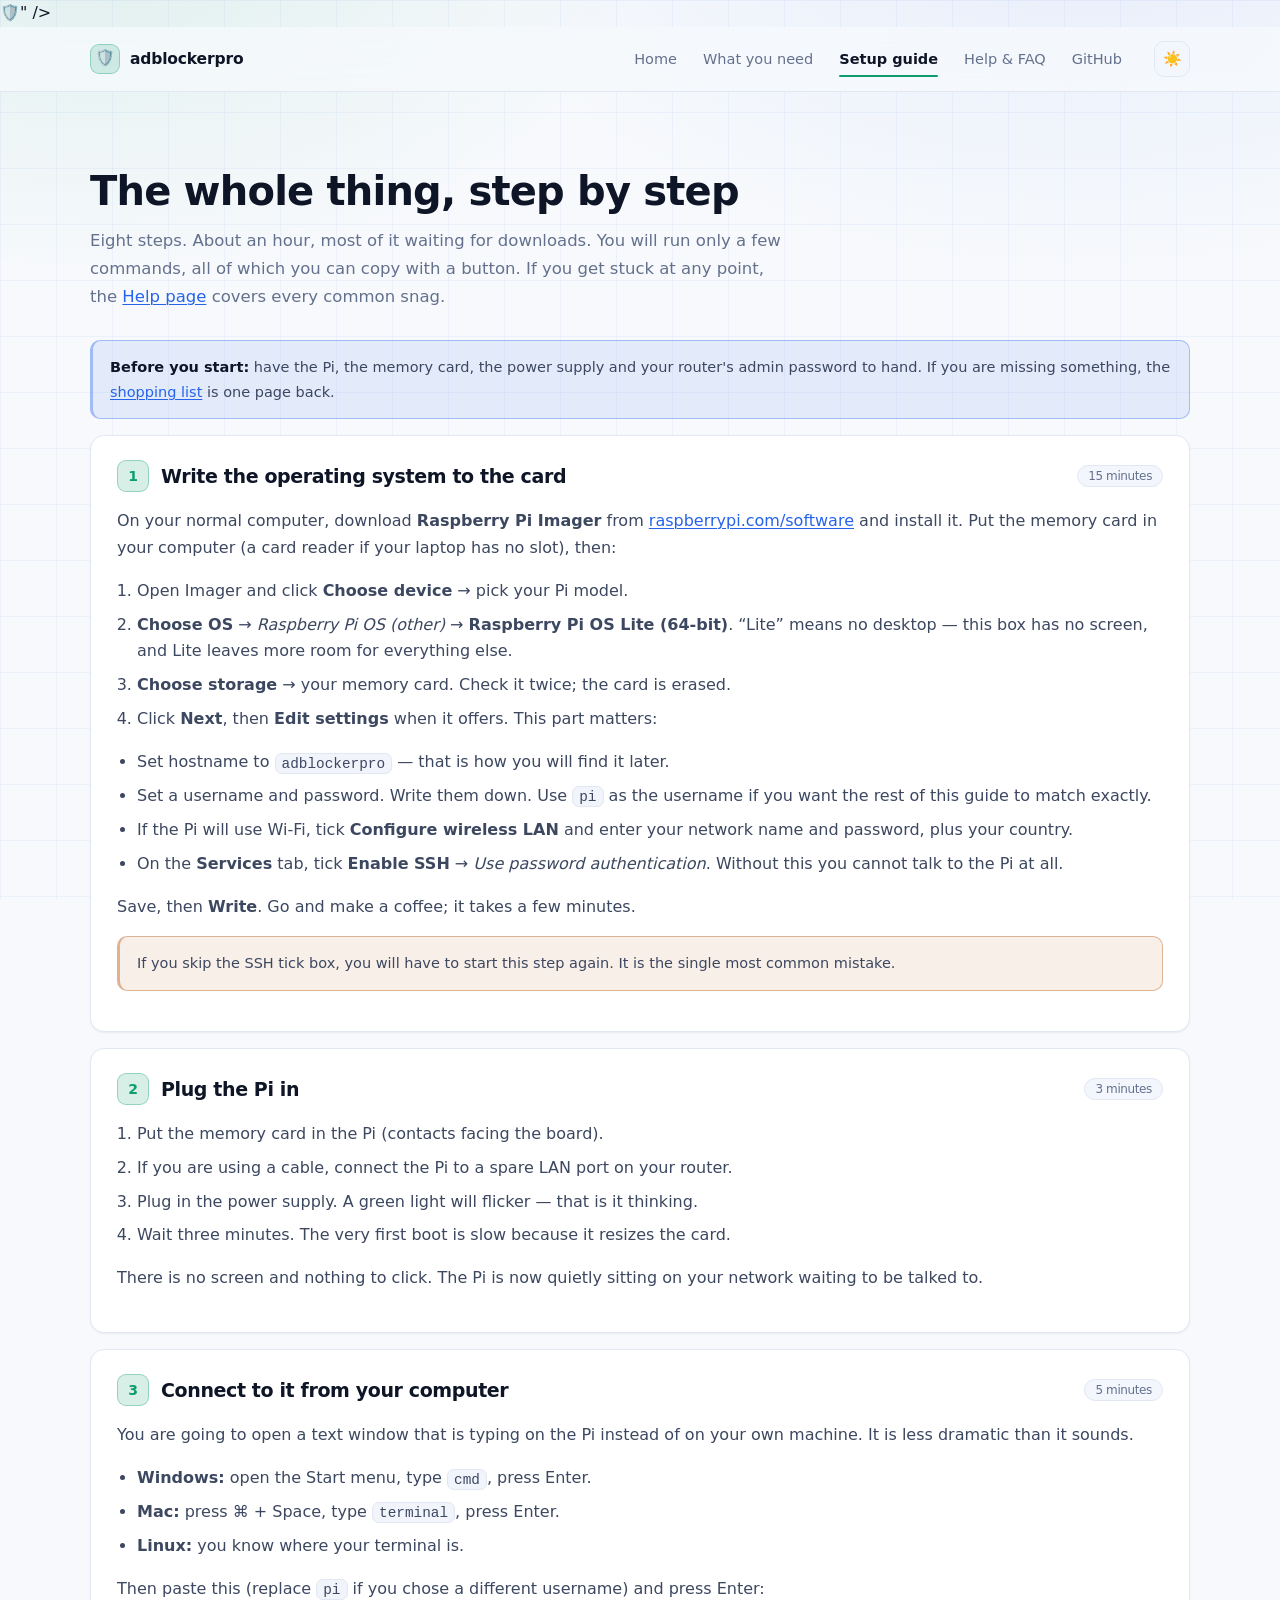
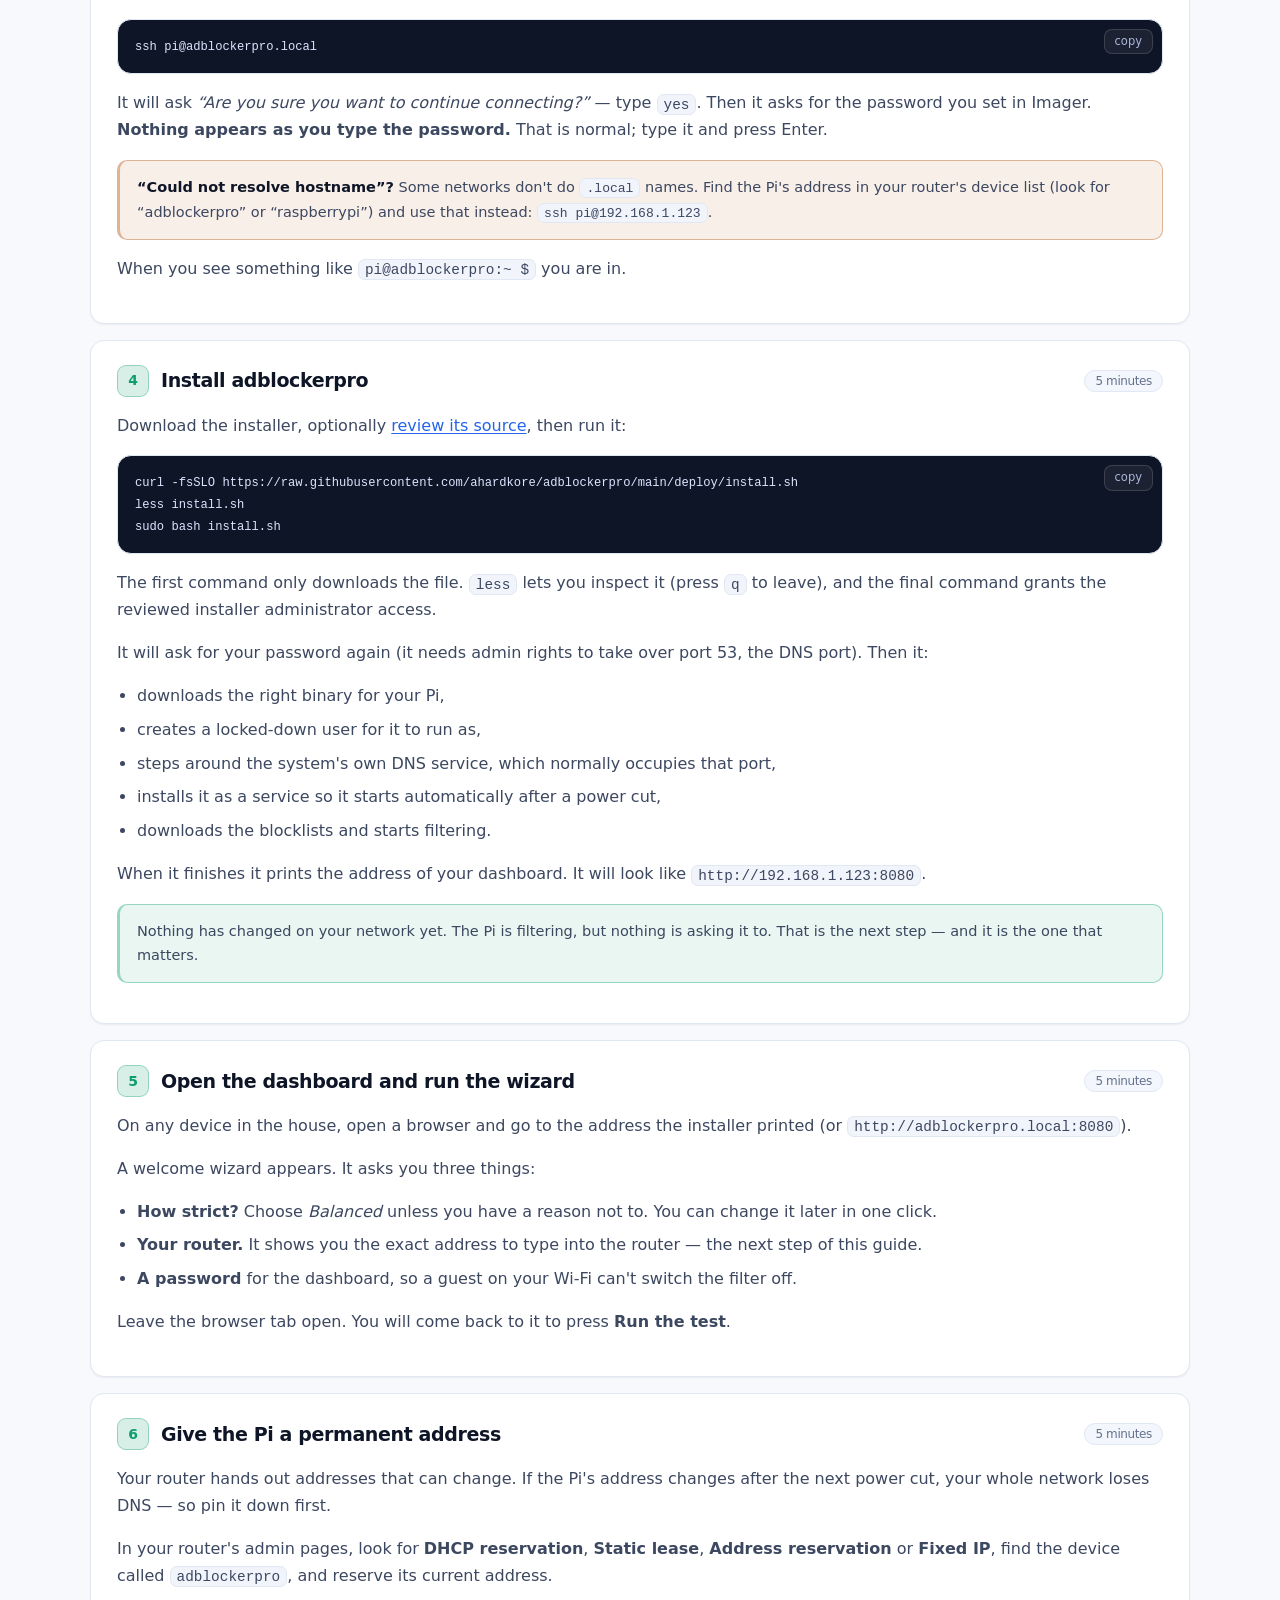
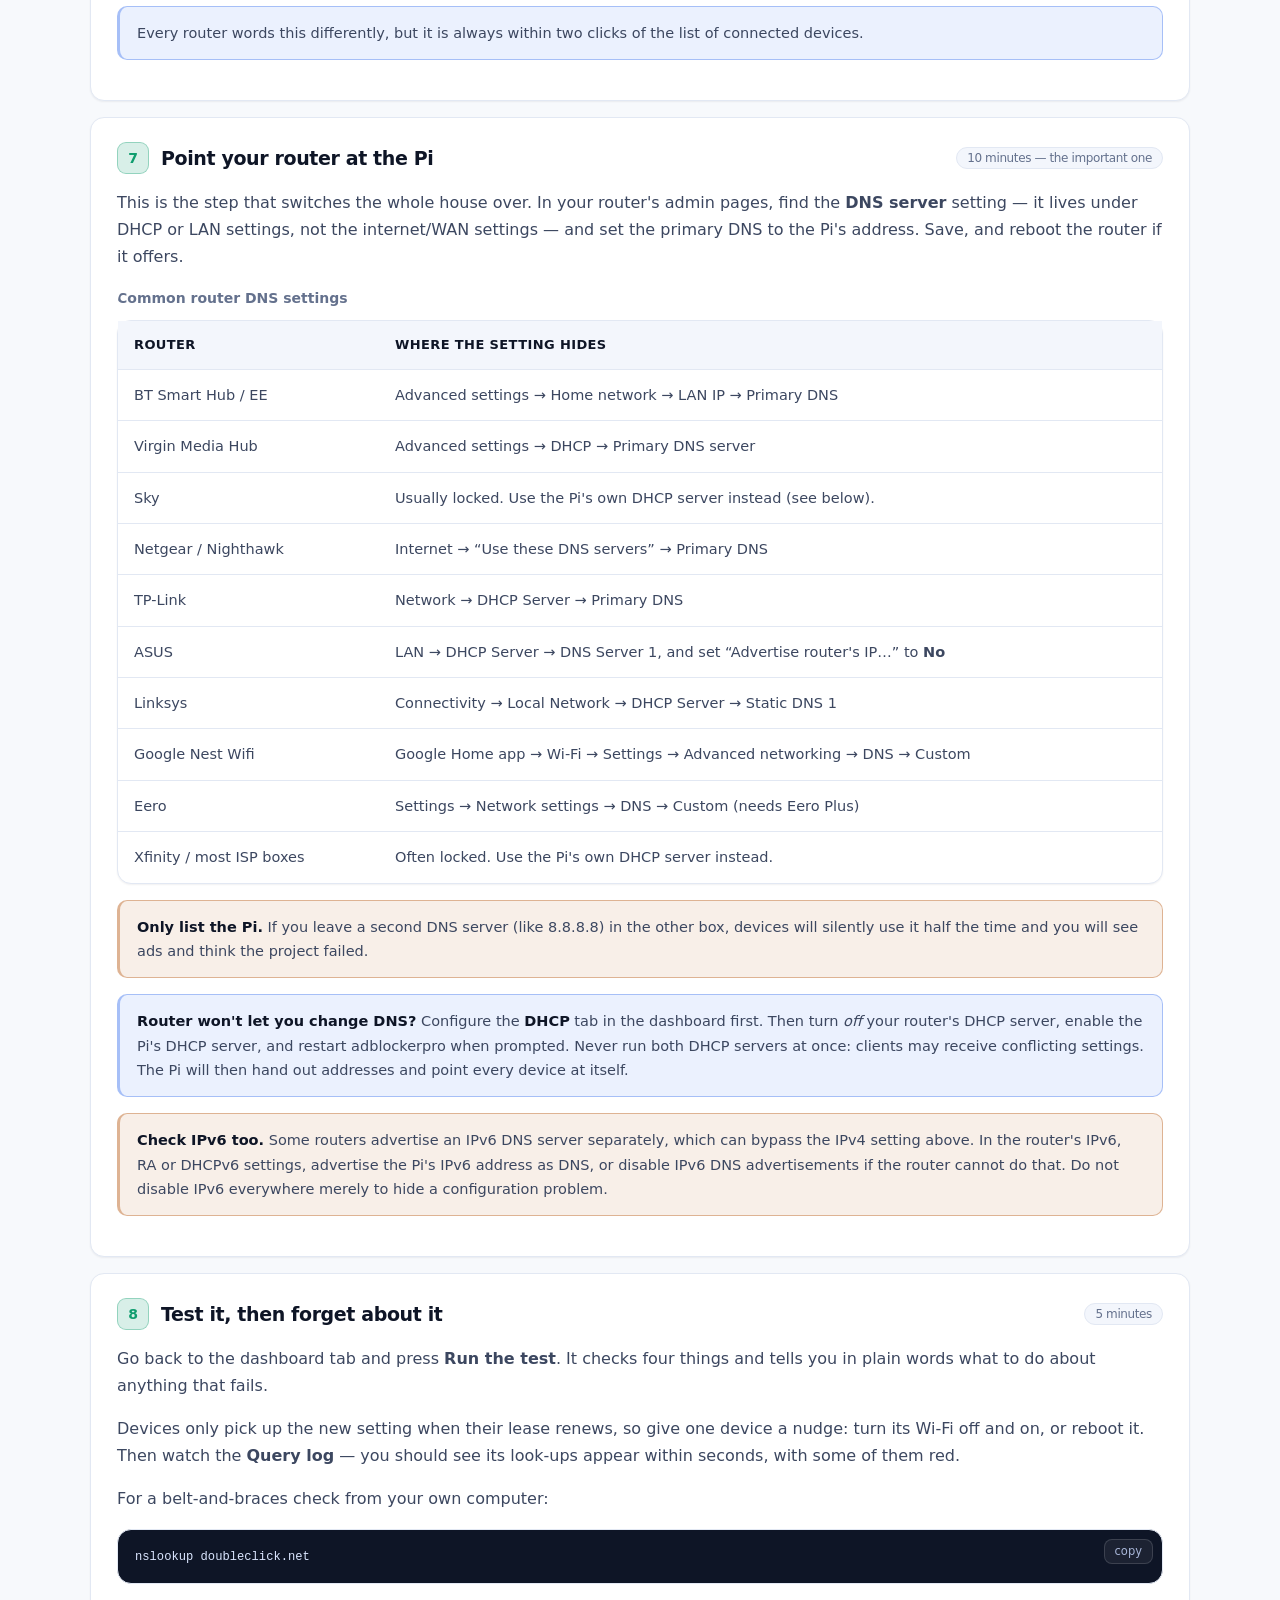
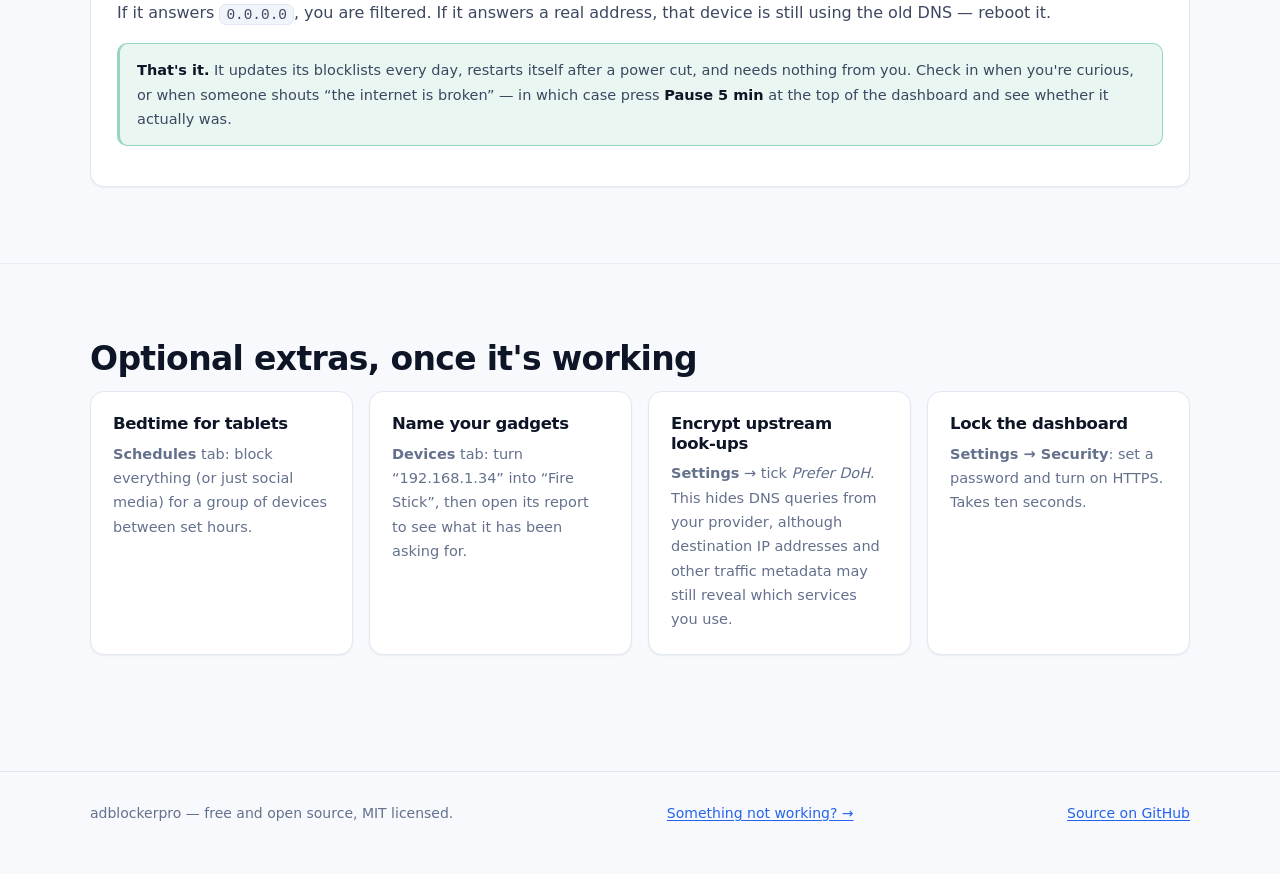
<file: site/setup.html>
<!DOCTYPE html>
<html lang="en">
<head>
<meta charset="utf-8" />
<meta name="viewport" content="width=device-width, initial-scale=1" />
<title>Setup guide — adblockerpro</title>
<meta name="description" content="Step-by-step: write Raspberry Pi OS to a card, boot the Pi, install adblockerpro with one command, and point your router at it. Written for people who have never used a terminal." />
<link rel="canonical" href="https://ahardkore.github.io/adblockerpro/setup.html" />
<meta property="og:type" content="website" />
<meta property="og:site_name" content="adblockerpro" />
<meta property="og:title" content="Setup guide — adblockerpro" />
<meta property="og:description" content="Step-by-step Raspberry Pi setup for adblockerpro, written for people who have never used a terminal." />
<meta property="og:url" content="https://ahardkore.github.io/adblockerpro/setup.html" />
<meta property="og:image" content="https://ahardkore.github.io/adblockerpro/img/hero.jpg" />
<meta name="twitter:card" content="summary_large_image" />
<link rel="stylesheet" href="styles.css" />
<link rel="icon" href="favicon.svg" type="image/svg+xml" />
<link rel="apple-touch-icon" href="img/app-icon.png" /><text y='.9em' font-size='90'>🛡️</text></svg>" />
<meta name="theme-color" content="#090d19" media="(prefers-color-scheme: dark)" />
<meta name="theme-color" content="#f7f9fc" media="(prefers-color-scheme: light)" />
<meta name="color-scheme" content="dark light" />
<script>
  // Set the theme before first paint so the page never flashes the wrong one.
  (function () {
    try {
      var saved = localStorage.getItem("abp-theme");
      var t = saved || (window.matchMedia("(prefers-color-scheme: light)").matches ? "light" : "dark");
      document.documentElement.setAttribute("data-theme", t);
    } catch (e) {
      document.documentElement.setAttribute("data-theme", "dark");
    }
  })();
</script>
<script type="application/ld+json">{"@context":"https://schema.org","@type":"HowTo","name":"Set up adblockerpro on a Raspberry Pi","description":"Install a network-wide DNS ad blocker and configure a home router to use it.","totalTime":"PT60M","supply":[{"@type":"HowToSupply","name":"Raspberry Pi, microSD card, power supply and network connection"}],"step":[{"@type":"HowToStep","name":"Write the operating system to the card"},{"@type":"HowToStep","name":"Plug the Pi in"},{"@type":"HowToStep","name":"Connect to it from your computer"},{"@type":"HowToStep","name":"Install adblockerpro"},{"@type":"HowToStep","name":"Open the dashboard and run the wizard"},{"@type":"HowToStep","name":"Give the Pi a permanent address"},{"@type":"HowToStep","name":"Point your router at the Pi"},{"@type":"HowToStep","name":"Test it, then forget about it"}]}</script>
</head>
<body>
<a class="skip-link" href="#main-content">Skip to content</a>

<header class="site-head">
  <div class="wrap">
    <a class="brand" href="index.html"><span class="logo">🛡️</span> adblockerpro</a>
    <nav class="site-nav" id="site-nav" aria-label="Primary navigation">
      <a href="index.html">Home</a>
      <a href="hardware.html">What you need</a>
      <a href="setup.html" aria-current="page">Setup guide</a>
      <a href="faq.html">Help &amp; FAQ</a>
      <a href="https://github.com/ahardkore/adblockerpro" target="_blank" rel="noopener">GitHub</a>
    </nav>
    <div class="head-tools">
      <button class="icon-btn theme-toggle" id="theme-toggle" type="button"
              aria-label="Switch between light and dark theme" title="Switch theme">
        <span aria-hidden="true" class="theme-ico">🌙</span>
      </button>
      <button class="icon-btn nav-toggle" id="nav-toggle" type="button"
              aria-label="Open menu" aria-expanded="false" aria-controls="site-nav">
        <span class="bars" aria-hidden="true"></span>
      </button>
    </div>
  </div>
</header>

<main id="main-content">
<section>
  <div class="wrap">
    <h1 class="section-title">The whole thing, step by step</h1>
    <p class="section-sub">
      Eight steps. About an hour, most of it waiting for downloads. You will run only a few commands, all of which you can copy with a button. If you get
      stuck at any point, the <a href="faq.html">Help page</a> covers every common snag.
    </p>

    <div class="callout">
      <b>Before you start:</b> have the Pi, the memory card, the power supply and
      your router's admin password to hand. If you are missing something, the
      <a href="hardware.html">shopping list</a> is one page back.
    </div>

    <div class="steps">

      <div class="step">
        <h3>Write the operating system to the card <span class="time">15 minutes</span></h3>
        <p>On your normal computer, download <b>Raspberry Pi Imager</b> from
          <a href="https://www.raspberrypi.com/software/" target="_blank" rel="noopener">raspberrypi.com/software</a>
          and install it. Put the memory card in your computer (a card reader if your laptop has no slot), then:</p>
        <ol>
          <li>Open Imager and click <b>Choose device</b> → pick your Pi model.</li>
          <li><b>Choose OS</b> → <i>Raspberry Pi OS (other)</i> → <b>Raspberry Pi OS Lite (64-bit)</b>.
            “Lite” means no desktop — this box has no screen, and Lite leaves more room for everything else.</li>
          <li><b>Choose storage</b> → your memory card. Check it twice; the card is erased.</li>
          <li>Click <b>Next</b>, then <b>Edit settings</b> when it offers. This part matters:</li>
        </ol>
        <ul>
          <li>Set hostname to <code>adblockerpro</code> — that is how you will find it later.</li>
          <li>Set a username and password. Write them down. Use <code>pi</code> as the username if you want the rest of this guide to match exactly.</li>
          <li>If the Pi will use Wi-Fi, tick <b>Configure wireless LAN</b> and enter your network name and password, plus your country.</li>
          <li>On the <b>Services</b> tab, tick <b>Enable SSH</b> → <i>Use password authentication</i>. Without this you cannot talk to the Pi at all.</li>
        </ul>
        <p>Save, then <b>Write</b>. Go and make a coffee; it takes a few minutes.</p>
        <div class="callout warn">If you skip the SSH tick box, you will have to start this step again. It is the single most common mistake.</div>
      </div>

      <div class="step">
        <h3>Plug the Pi in <span class="time">3 minutes</span></h3>
        <ol>
          <li>Put the memory card in the Pi (contacts facing the board).</li>
          <li>If you are using a cable, connect the Pi to a spare LAN port on your router.</li>
          <li>Plug in the power supply. A green light will flicker — that is it thinking.</li>
          <li>Wait three minutes. The very first boot is slow because it resizes the card.</li>
        </ol>
        <p>There is no screen and nothing to click. The Pi is now quietly sitting on your network waiting to be talked to.</p>
      </div>

      <div class="step">
        <h3>Connect to it from your computer <span class="time">5 minutes</span></h3>
        <p>You are going to open a text window that is typing on the Pi instead of on your own machine. It is less dramatic than it sounds.</p>
        <ul>
          <li><b>Windows:</b> open the Start menu, type <code>cmd</code>, press Enter.</li>
          <li><b>Mac:</b> press ⌘ + Space, type <code>terminal</code>, press Enter.</li>
          <li><b>Linux:</b> you know where your terminal is.</li>
        </ul>
        <p>Then paste this (replace <code>pi</code> if you chose a different username) and press Enter:</p>
        <pre><code>ssh pi@adblockerpro.local</code></pre>
        <p>It will ask <i>“Are you sure you want to continue connecting?”</i> — type <code>yes</code>.
          Then it asks for the password you set in Imager. <b>Nothing appears as you type the password.</b>
          That is normal; type it and press Enter.</p>
        <div class="callout warn">
          <b>“Could not resolve hostname”?</b> Some networks don't do <code>.local</code> names.
          Find the Pi's address in your router's device list (look for “adblockerpro” or “raspberrypi”)
          and use that instead: <code>ssh pi@192.168.1.123</code>.
        </div>
        <p>When you see something like <code>pi@adblockerpro:~ $</code> you are in.</p>
      </div>

      <div class="step">
        <h3>Install adblockerpro <span class="time">5 minutes</span></h3>
<p>Download the installer, optionally <a href="https://github.com/ahardkore/adblockerpro/blob/main/deploy/install.sh" target="_blank" rel="noopener">review its source</a>, then run it:</p>
<pre><code>curl -fsSLO https://raw.githubusercontent.com/ahardkore/adblockerpro/main/deploy/install.sh
less install.sh
sudo bash install.sh</code></pre>
<p>The first command only downloads the file. <code>less</code> lets you inspect it (press <code>q</code> to leave), and the final command grants the reviewed installer administrator access.</p>
        <p>It will ask for your password again (it needs admin rights to take over port 53, the DNS port). Then it:</p>
        <ul>
          <li>downloads the right binary for your Pi,</li>
          <li>creates a locked-down user for it to run as,</li>
          <li>steps around the system's own DNS service, which normally occupies that port,</li>
          <li>installs it as a service so it starts automatically after a power cut,</li>
          <li>downloads the blocklists and starts filtering.</li>
        </ul>
        <p>When it finishes it prints the address of your dashboard. It will look like
          <code>http://192.168.1.123:8080</code>.</p>
        <div class="callout good">
          Nothing has changed on your network yet. The Pi is filtering, but nothing is asking it to.
          That is the next step — and it is the one that matters.
        </div>
      </div>

      <div class="step">
        <h3>Open the dashboard and run the wizard <span class="time">5 minutes</span></h3>
        <p>On any device in the house, open a browser and go to the address the installer printed
          (or <code>http://adblockerpro.local:8080</code>).</p>
        <p>A welcome wizard appears. It asks you three things:</p>
        <ul>
          <li><b>How strict?</b> Choose <i>Balanced</i> unless you have a reason not to. You can change it later in one click.</li>
          <li><b>Your router.</b> It shows you the exact address to type into the router — the next step of this guide.</li>
          <li><b>A password</b> for the dashboard, so a guest on your Wi-Fi can't switch the filter off.</li>
        </ul>
        <p>Leave the browser tab open. You will come back to it to press <b>Run the test</b>.</p>
      </div>

      <div class="step">
        <h3>Give the Pi a permanent address <span class="time">5 minutes</span></h3>
        <p>Your router hands out addresses that can change. If the Pi's address changes after
          the next power cut, your whole network loses DNS — so pin it down first.</p>
        <p>In your router's admin pages, look for <b>DHCP reservation</b>, <b>Static lease</b>,
          <b>Address reservation</b> or <b>Fixed IP</b>, find the device called <code>adblockerpro</code>,
          and reserve its current address.</p>
        <div class="callout">Every router words this differently, but it is always within two clicks of the list of connected devices.</div>
      </div>

      <div class="step">
        <h3>Point your router at the Pi <span class="time">10 minutes — the important one</span></h3>
        <p>This is the step that switches the whole house over. In your router's admin pages,
          find the <b>DNS server</b> setting — it lives under DHCP or LAN settings, not the internet/WAN
          settings — and set the primary DNS to the Pi's address. Save, and reboot the router if it offers.</p>
        <table class="compare">
      <caption>Common router DNS settings</caption>
          <thead><tr><th scope="col">Router</th><th scope="col">Where the setting hides</th></tr></thead>
      <tbody>
          <tr><td>BT Smart Hub / EE</td><td>Advanced settings → Home network → LAN IP → Primary DNS</td></tr>
          <tr><td>Virgin Media Hub</td><td>Advanced settings → DHCP → Primary DNS server</td></tr>
          <tr><td>Sky</td><td>Usually locked. Use the Pi's own DHCP server instead (see below).</td></tr>
          <tr><td>Netgear / Nighthawk</td><td>Internet → “Use these DNS servers” → Primary DNS</td></tr>
          <tr><td>TP-Link</td><td>Network → DHCP Server → Primary DNS</td></tr>
          <tr><td>ASUS</td><td>LAN → DHCP Server → DNS Server 1, and set “Advertise router's IP…” to <b>No</b></td></tr>
          <tr><td>Linksys</td><td>Connectivity → Local Network → DHCP Server → Static DNS 1</td></tr>
          <tr><td>Google Nest Wifi</td><td>Google Home app → Wi-Fi → Settings → Advanced networking → DNS → Custom</td></tr>
          <tr><td>Eero</td><td>Settings → Network settings → DNS → Custom (needs Eero Plus)</td></tr>
          <tr><td>Xfinity / most ISP boxes</td><td>Often locked. Use the Pi's own DHCP server instead.</td></tr>
        </tbody>
    </table>
        <div class="callout warn">
          <b>Only list the Pi.</b> If you leave a second DNS server (like 8.8.8.8) in the other box,
          devices will silently use it half the time and you will see ads and think the project failed.
        </div>
        <div class="callout">
          <b>Router won't let you change DNS?</b> Configure the <b>DHCP</b> tab in the dashboard first. Then turn <i>off</i> your router's DHCP server, enable the Pi's DHCP server, and restart adblockerpro when prompted. Never run both DHCP servers at once: clients may receive conflicting settings. The Pi will then hand out addresses and point every device at itself.
        </div>
        <div class="callout warn">
          <b>Check IPv6 too.</b> Some routers advertise an IPv6 DNS server separately, which can bypass the IPv4 setting above. In the router's IPv6, RA or DHCPv6 settings, advertise the Pi's IPv6 address as DNS, or disable IPv6 DNS advertisements if the router cannot do that. Do not disable IPv6 everywhere merely to hide a configuration problem.
        </div>
      </div>

      <div class="step">
        <h3>Test it, then forget about it <span class="time">5 minutes</span></h3>
        <p>Go back to the dashboard tab and press <b>Run the test</b>. It checks four things and
          tells you in plain words what to do about anything that fails.</p>
        <p>Devices only pick up the new setting when their lease renews, so give one device a nudge:
          turn its Wi-Fi off and on, or reboot it. Then watch the <b>Query log</b> — you should see
          its look-ups appear within seconds, with some of them red.</p>
        <p>For a belt-and-braces check from your own computer:</p>
        <pre><code>nslookup doubleclick.net</code></pre>
        <p>If it answers <code>0.0.0.0</code>, you are filtered. If it answers a real address,
          that device is still using the old DNS — reboot it.</p>
        <div class="callout good">
          <b>That's it.</b> It updates its blocklists every day, restarts itself after a power cut,
          and needs nothing from you. Check in when you're curious, or when someone shouts
          “the internet is broken” — in which case press <b>Pause 5 min</b> at the top of the dashboard
          and see whether it actually was.
        </div>
      </div>

    </div>
  </div>
</section>

<section>
  <div class="wrap">
    <h2 class="section-title">Optional extras, once it's working</h2>
    <div class="cards">
      <div class="card"><h3>Bedtime for tablets</h3><p><b>Schedules</b> tab: block everything (or just social media) for a group of devices between set hours.</p></div>
      <div class="card"><h3>Name your gadgets</h3><p><b>Devices</b> tab: turn “192.168.1.34” into “Fire Stick”, then open its report to see what it has been asking for.</p></div>
      <div class="card"><h3>Encrypt upstream look-ups</h3><p><b>Settings</b> → tick <i>Prefer DoH</i>. This hides DNS queries from your provider, although destination IP addresses and other traffic metadata may still reveal which services you use.</p></div>
      <div class="card"><h3>Lock the dashboard</h3><p><b>Settings → Security</b>: set a password and turn on HTTPS. Takes ten seconds.</p></div>
    </div>
  </div>
</section>

</main>

<footer class="site-foot">
  <div class="wrap">
    <span>adblockerpro — free and open source, MIT licensed.</span>
    <span><a href="faq.html">Something not working? →</a></span>
    <span><a href="https://github.com/ahardkore/adblockerpro" target="_blank" rel="noopener">Source on GitHub</a></span>
  </div>
</footer>

<script src="site.js"></script>
</body>
</html>
</file>
<file: site/styles.css>
/* adblockerpro website — one stylesheet, no framework, no build step.
   Theming: dark by default, light available, both switchable with the
   header toggle (which writes data-theme on <html>). */

:root {
  color-scheme: dark;

  /* palette */
  --bg: #090d19;
  --bg-2: #0d1326;
  --panel: #111831;
  --panel-2: #141c38;
  --line: #1f2a4d;
  --line-strong: #2d3a68;
  --text: #eef2fb;
  --text-2: #c6d0ea;
  --muted: #8d9ac2;
  --accent: #34d399;
  --accent-2: #6ee7b7;
  --accent-ink: #042016;
  --blue: #7cb0fb;
  --warn: #fbbf24;
  --bad: #f87171;

  /* surfaces & effects */
  --glow-a: rgba(52, 211, 153, .14);
  --glow-b: rgba(96, 165, 250, .12);
  --grid: rgba(124, 176, 251, .045);
  --head-bg: rgba(9, 13, 25, .72);
  --code-bg: #070b16;
  --shadow-sm: 0 1px 2px rgba(0, 0, 0, .3);
  --shadow: 0 10px 30px -12px rgba(0, 0, 0, .65);
  --shadow-lg: 0 24px 60px -20px rgba(0, 0, 0, .75);

  /* geometry */
  --r-sm: 10px;
  --r: 14px;
  --r-lg: 20px;
  --wrap: 1100px;
  --head-h: 64px;
}

[data-theme="light"] {
  color-scheme: light;

  --bg: #f7f9fc;
  --bg-2: #ffffff;
  --panel: #ffffff;
  --panel-2: #f3f6fc;
  --line: #e2e8f3;
  --line-strong: #c9d4e8;
  --text: #0e1526;
  --text-2: #3c4760;
  --muted: #64718d;
  --accent: #0f9d6e;
  --accent-2: #0b7f58;
  --accent-ink: #ffffff;
  --blue: #2563eb;
  --warn: #b45309;
  --bad: #dc2626;

  --glow-a: rgba(15, 157, 110, .10);
  --glow-b: rgba(37, 99, 235, .08);
  --grid: rgba(37, 99, 235, .05);
  --head-bg: rgba(247, 249, 252, .8);
  --code-bg: #0e1526;
  --shadow-sm: 0 1px 2px rgba(16, 24, 40, .06);
  --shadow: 0 10px 26px -14px rgba(16, 24, 40, .35);
  --shadow-lg: 0 24px 54px -22px rgba(16, 24, 40, .35);
}

* { box-sizing: border-box; }

html {
  scroll-behavior: smooth;
  scroll-padding-top: calc(var(--head-h) + 16px);
  -webkit-text-size-adjust: 100%;
}

body {
  margin: 0;
  background-color: var(--bg);
  background-image:
    radial-gradient(900px 520px at 85% -10%, var(--glow-b), transparent 70%),
    radial-gradient(760px 480px at 8% -8%, var(--glow-a), transparent 72%),
    linear-gradient(var(--grid) 1px, transparent 1px),
    linear-gradient(90deg, var(--grid) 1px, transparent 1px);
  background-size: auto, auto, 56px 56px, 56px 56px;
  background-attachment: fixed;
  color: var(--text);
  font: 16px/1.68 ui-sans-serif, system-ui, -apple-system, "Segoe UI", Roboto,
    "Helvetica Neue", Arial, sans-serif;
  font-feature-settings: "cv05", "ss01";
  -webkit-font-smoothing: antialiased;
  -moz-osx-font-smoothing: grayscale;
}

img { max-width: 100%; display: block; }
h1, h2, h3 { line-height: 1.18; letter-spacing: -.02em; text-wrap: balance; }
p { text-wrap: pretty; }

code, kbd, pre {
  font-family: ui-monospace, SFMono-Regular, "SF Mono", Menlo, Consolas, monospace;
}
code {
  font-size: .9em;
  background: color-mix(in srgb, var(--panel-2) 88%, var(--line));
  border: 1px solid var(--line);
  border-radius: 7px;
  padding: 1.5px 6px;
  white-space: nowrap;
}

a { color: var(--blue); text-decoration-thickness: 1px; text-underline-offset: 2px; }
a:hover { color: color-mix(in srgb, var(--blue) 75%, var(--text)); }

:focus-visible {
  outline: 2px solid var(--accent);
  outline-offset: 3px;
  border-radius: 6px;
}

::selection { background: color-mix(in srgb, var(--accent) 35%, transparent); }

.skip-link {
  position: absolute; left: 12px; top: -64px; z-index: 100;
  padding: 10px 15px; background: var(--accent); color: var(--accent-ink);
  border-radius: var(--r-sm); font-weight: 700; text-decoration: none;
}
.skip-link:focus { top: 12px; }

.wrap { width: min(var(--wrap), 92vw); margin: 0 auto; }

/* ---------- header ---------- */

.site-head {
  position: sticky; top: 0; z-index: 40;
  backdrop-filter: saturate(160%) blur(14px);
  -webkit-backdrop-filter: saturate(160%) blur(14px);
  background: var(--head-bg);
  border-bottom: 1px solid var(--line);
}
.site-head .wrap {
  display: flex; align-items: center; gap: 14px;
  min-height: var(--head-h);
}
.brand {
  display: inline-flex; align-items: center; gap: 10px;
  font-weight: 700; font-size: 15.5px; letter-spacing: -.01em;
  text-decoration: none; color: var(--text);
  padding: 6px 8px 6px 0;
}
.brand .logo {
  display: grid; place-items: center;
  width: 30px; height: 30px; font-size: 16px;
  border-radius: 9px;
  background: color-mix(in srgb, var(--accent) 16%, transparent);
  border: 1px solid color-mix(in srgb, var(--accent) 32%, transparent);
}

.site-nav { margin-left: auto; display: flex; gap: 2px; align-items: center; }
.site-nav a {
  position: relative;
  color: var(--muted); text-decoration: none; font-size: 14.5px; font-weight: 500;
  padding: 8px 12px; border-radius: var(--r-sm);
  transition: color .15s ease, background-color .15s ease;
}
.site-nav a:hover { color: var(--text); background: var(--panel-2); }
.site-nav a.current { color: var(--text); font-weight: 600; }
.site-nav a.current::after {
  content: ""; position: absolute; left: 12px; right: 12px; bottom: 2px;
  height: 2px; border-radius: 2px; background: var(--accent);
}

.head-tools { display: flex; align-items: center; gap: 6px; margin-left: 6px; }

.icon-btn {
  display: grid; place-items: center;
  width: 36px; height: 36px; padding: 0;
  border-radius: var(--r-sm);
  border: 1px solid var(--line);
  background: var(--panel-2);
  color: var(--text-2);
  font-size: 15px; line-height: 1;
  cursor: pointer;
  transition: border-color .15s ease, color .15s ease, background-color .15s ease;
}
.icon-btn:hover { color: var(--text); border-color: var(--line-strong); }
.nav-toggle { display: none; }
.nav-toggle .bars, .nav-toggle .bars::before, .nav-toggle .bars::after {
  display: block; width: 16px; height: 2px; border-radius: 2px;
  background: currentColor; content: "";
}
.nav-toggle .bars { position: relative; }
.nav-toggle .bars::before { position: absolute; top: -5px; }
.nav-toggle .bars::after { position: absolute; top: 5px; }

/* ---------- buttons ---------- */

.btn {
  display: inline-flex; align-items: center; gap: 8px; justify-content: center;
  padding: 11px 18px; border-radius: 12px;
  font-size: 15px; font-weight: 600; line-height: 1.2;
  text-decoration: none; cursor: pointer;
  border: 1px solid var(--line-strong);
  background: var(--panel-2); color: var(--text);
  box-shadow: var(--shadow-sm);
  transition: transform .15s ease, border-color .15s ease, background-color .15s ease,
    box-shadow .15s ease, filter .15s ease;
}
.btn:hover { color: var(--text); border-color: var(--accent); transform: translateY(-1px); }
.btn:active { transform: translateY(0); }
.btn.primary {
  background: linear-gradient(180deg, var(--accent-2), var(--accent));
  border-color: transparent; color: var(--accent-ink);
  box-shadow: 0 8px 22px -10px color-mix(in srgb, var(--accent) 80%, transparent);
}
.btn.primary:hover { filter: brightness(1.05); color: var(--accent-ink); }
.btn.small { padding: 8px 14px; font-size: 13.5px; border-radius: 10px; }
.btn.disabled { opacity: .55; pointer-events: none; box-shadow: none; }

/* ---------- hero ---------- */

.hero { padding: 76px 0 48px; position: relative; overflow: hidden; }
.hero-grid {
  display: grid; gap: 44px;
  grid-template-columns: 1.04fr .96fr; align-items: center;
}
.hero h1 {
  font-size: clamp(34px, 5vw, 54px); margin: 0 0 18px; letter-spacing: -.03em;
}
.hero p.lead { font-size: 18.5px; color: var(--text-2); margin: 0 0 26px; max-width: 54ch; }
.hero-cta { display: flex; gap: 12px; flex-wrap: wrap; margin-bottom: 18px; }
.hero-note { color: var(--muted); font-size: 14px; max-width: 52ch; }
.hero img {
  border-radius: var(--r-lg);
  border: 1px solid var(--line);
  box-shadow: var(--shadow-lg);
}

.badges { display: flex; gap: 7px; flex-wrap: wrap; margin-bottom: 20px; }
.badge {
  font-size: 12.5px; font-weight: 500; color: var(--muted);
  background: var(--panel-2); border: 1px solid var(--line);
  border-radius: 999px; padding: 5px 12px;
}

/* ---------- sections ---------- */

section { padding: 76px 0; position: relative; }
section + section { border-top: 1px solid color-mix(in srgb, var(--line) 60%, transparent); }

section > .wrap > h2, .section-title {
  font-size: clamp(24px, 3.1vw, 33px); margin: 0 0 12px;
}
.section-sub { color: var(--muted); margin: 0 0 30px; font-size: 16.5px; max-width: 66ch; }

.cards { display: grid; gap: 16px; grid-template-columns: repeat(auto-fit, minmax(235px, 1fr)); }
.card {
  background: var(--panel);
  border: 1px solid var(--line);
  border-radius: var(--r);
  padding: 22px;
  box-shadow: var(--shadow-sm);
  transition: transform .2s ease, border-color .2s ease, box-shadow .2s ease;
}
.card:hover {
  transform: translateY(-3px);
  border-color: var(--line-strong);
  box-shadow: var(--shadow);
}
.card h3 { margin: 0 0 8px; font-size: 16.5px; }
.card p { margin: 0; color: var(--muted); font-size: 14.5px; }
.card .ico {
  font-size: 20px; display: grid; place-items: center;
  width: 40px; height: 40px; margin-bottom: 14px; border-radius: 11px;
  background: color-mix(in srgb, var(--accent) 12%, transparent);
  border: 1px solid color-mix(in srgb, var(--accent) 26%, transparent);
}

/* ---------- steps ---------- */

.steps { counter-reset: step; display: flex; flex-direction: column; gap: 16px; }
.step {
  background: var(--panel); border: 1px solid var(--line); border-radius: var(--r);
  padding: 24px 26px; position: relative; box-shadow: var(--shadow-sm);
}
.step h3 {
  counter-increment: step; margin: 0 0 12px; font-size: 19px;
  display: flex; align-items: center; gap: 12px; flex-wrap: wrap;
}
.step h3::before {
  content: counter(step);
  width: 30px; height: 30px; flex: none; border-radius: 9px;
  display: grid; place-items: center; font-size: 14px; font-weight: 700;
  background: color-mix(in srgb, var(--accent) 16%, transparent);
  border: 1px solid color-mix(in srgb, var(--accent) 34%, transparent);
  color: var(--accent);
}
.step .time {
  margin-left: auto; font-size: 12px; color: var(--muted); font-weight: 500;
  background: var(--panel-2); border: 1px solid var(--line);
  padding: 3px 10px; border-radius: 999px;
}
.step p, .step li { color: var(--text-2); }
.step ul, .step ol { padding-left: 20px; }
.step li { margin: 7px 0; }

pre {
  background: var(--code-bg);
  border: 1px solid var(--line);
  border-radius: var(--r);
  padding: 16px 17px; overflow-x: auto;
  font-size: 13.5px; line-height: 1.6;
  color: #dbe6ff;
  position: relative;
}
pre code { background: none; border: 0; padding: 0; white-space: pre; color: inherit; }
.copy {
  position: absolute; top: 9px; right: 9px;
  font: 500 11.5px/1 ui-sans-serif, system-ui, sans-serif;
  padding: 6px 10px; border-radius: 8px;
  border: 1px solid rgba(255, 255, 255, .14);
  background: rgba(255, 255, 255, .06);
  color: #a8b6d8; cursor: pointer;
  transition: color .15s ease, border-color .15s ease, background-color .15s ease;
}
.copy:hover { color: #fff; border-color: var(--accent); background: rgba(255, 255, 255, .1); }

.callout {
  border: 1px solid color-mix(in srgb, var(--blue) 35%, transparent);
  border-left-width: 3px;
  background: color-mix(in srgb, var(--blue) 9%, transparent);
  padding: 14px 17px; border-radius: var(--r-sm);
  margin: 16px 0; font-size: 14.5px; color: var(--text-2);
}
.callout.warn {
  border-color: color-mix(in srgb, var(--warn) 38%, transparent);
  background: color-mix(in srgb, var(--warn) 9%, transparent);
}
.callout.good {
  border-color: color-mix(in srgb, var(--accent) 38%, transparent);
  background: color-mix(in srgb, var(--accent) 9%, transparent);
}
.callout b { color: var(--text); }

/* ---------- shopping list ---------- */

.kit-tabs {
  display: flex; gap: 6px; flex-wrap: wrap; margin-bottom: 22px;
  background: var(--panel-2); border: 1px solid var(--line);
  border-radius: 999px; padding: 5px; width: fit-content;
}
.kit-tab {
  padding: 8px 16px; border-radius: 999px; border: 1px solid transparent;
  background: transparent; color: var(--muted); cursor: pointer;
  font: 500 14px/1.3 inherit;
  transition: color .15s ease, background-color .15s ease;
}
.kit-tab:hover { color: var(--text); }
.kit-tab.on {
  background: var(--accent); color: var(--accent-ink); font-weight: 650;
  box-shadow: var(--shadow-sm);
}
.kit-blurb { color: var(--muted); margin: 0 0 18px; max-width: 66ch; }

.product {
  display: grid; grid-template-columns: 1fr auto; gap: 18px; align-items: center;
  background: var(--panel); border: 1px solid var(--line); border-radius: var(--r);
  padding: 18px 20px; margin-bottom: 10px;
  box-shadow: var(--shadow-sm);
  transition: border-color .2s ease, box-shadow .2s ease;
}
.product:hover { border-color: var(--line-strong); box-shadow: var(--shadow); }
.product h3 { margin: 0 0 6px; font-size: 16px; }
.product .why { margin: 0; color: var(--text-2); font-size: 14.5px; }
.product .watch { margin: 8px 0 0; color: var(--warn); font-size: 13.5px; }
.product .buy { display: flex; flex-direction: column; gap: 7px; align-items: flex-end; text-align: right; }
.product .price { color: var(--muted); font-size: 13px; }

.kit-total {
  margin-top: 8px; padding: 15px 19px; border-radius: var(--r);
  background: color-mix(in srgb, var(--accent) 9%, transparent);
  border: 1px solid color-mix(in srgb, var(--accent) 30%, transparent);
  font-weight: 650;
}
.disclosure { color: var(--muted); font-size: 13px; margin-top: 16px; max-width: 72ch; }

/* ---------- tables, faq, footer ---------- */

table.compare {
  width: 100%; border-collapse: separate; border-spacing: 0;
  font-size: 14.5px;
  background: var(--panel); border: 1px solid var(--line);
  border-radius: var(--r); overflow: hidden;
  box-shadow: var(--shadow-sm);
}
table.compare th, table.compare td {
  text-align: left; padding: 13px 16px; vertical-align: top;
  border-bottom: 1px solid var(--line);
}
table.compare tr:last-child td { border-bottom: 0; }
table.compare th {
  color: var(--text); font-weight: 650; font-size: 13px;
  letter-spacing: .03em; text-transform: uppercase;
  background: var(--panel-2);
}
table.compare td { color: var(--text-2); }
table.compare td:first-child { color: var(--text-2); }

details.faq {
  background: var(--panel); border: 1px solid var(--line); border-radius: var(--r);
  padding: 15px 19px; margin-bottom: 9px;
  box-shadow: var(--shadow-sm);
  transition: border-color .15s ease;
}
details.faq:hover { border-color: var(--line-strong); }
details.faq summary {
  cursor: pointer; font-weight: 600; list-style: none;
  display: flex; align-items: center; gap: 12px;
}
details.faq summary::-webkit-details-marker { display: none; }
details.faq summary::after {
  content: "+"; margin-left: auto; color: var(--muted);
  font-size: 18px; font-weight: 400; line-height: 1;
  transition: transform .2s ease;
}
details.faq[open] summary::after { content: "−"; }
details.faq[open] { border-color: var(--line-strong); }
details.faq p { color: var(--text-2); margin: 12px 0 0; }

.site-foot {
  border-top: 1px solid var(--line);
  margin-top: 40px; padding: 30px 0 50px;
  color: var(--muted); font-size: 14px;
}
.site-foot .wrap { display: flex; gap: 18px; flex-wrap: wrap; justify-content: space-between; }

/* ---------- responsive ---------- */

@media (max-width: 880px) {
  .nav-toggle { display: grid; }
  .site-nav {
    order: 3; width: 100%; margin-left: 0;
    flex-direction: column; align-items: stretch; gap: 2px;
    padding: 6px 0 12px;
    border-top: 1px solid var(--line);
    margin-top: 4px;
  }
  .site-nav[hidden] { display: none; }
  .site-nav a { padding: 11px 12px; font-size: 15px; }
  .site-nav a.current::after { display: none; }
  .site-nav a.current { background: var(--panel-2); }
  .head-tools { margin-left: auto; }
  .site-head .wrap { flex-wrap: wrap; padding-top: 10px; padding-bottom: 6px; }

  .hero { padding: 44px 0 32px; }
  .hero-grid { grid-template-columns: 1fr; gap: 30px; }
  .hero p.lead { font-size: 17px; }
  section { padding: 54px 0; }
  .product { grid-template-columns: 1fr; }
  .product .buy { align-items: flex-start; text-align: left; }
  .step { padding: 20px; }
  .step h3 .time { margin-left: 0; }
  .kit-tabs { width: 100%; border-radius: var(--r); }
  .kit-tab { flex: 1 1 auto; }
  table.compare { display: block; overflow-x: auto; }
}

@media (prefers-reduced-motion: reduce) {
  html { scroll-behavior: auto; }
  *, *::before, *::after {
    transition-duration: .01ms !important;
    animation-duration: .01ms !important;
  }
}

@media print {
  .site-head, .copy, .hero-cta, .site-foot { display: none !important; }
  body { background: #fff; color: #000; }
}

/* Accessible helpers and semantic page titles. */
.visually-hidden {
  position: absolute !important; width: 1px; height: 1px; padding: 0; margin: -1px;
  overflow: hidden; clip: rect(0, 0, 0, 0); white-space: nowrap; border: 0;
}
main { display: block; }
main > section:first-child .section-title {
  font-size: clamp(28px, 4vw, 40px);
}
table.compare caption {
  text-align: left; padding: 0 0 10px; color: var(--muted);
  font-weight: 600; font-size: 14px;
}

@media (max-width: 600px) {
  table.compare.responsive, table.compare.responsive tbody,
  table.compare.responsive tr, table.compare.responsive td { display: block; width: 100%; }
  table.compare.responsive thead { position: absolute; width: 1px; height: 1px; overflow: hidden; clip: rect(0, 0, 0, 0); }
  table.compare.responsive tr { padding: 10px 14px; border-bottom: 1px solid var(--line); }
  table.compare.responsive tr:last-child { border-bottom: 0; }
  table.compare.responsive td { border: 0; padding: 5px 0; }
  table.compare.responsive td::before {
    content: attr(data-label); display: block; color: var(--muted); font-size: 11px;
    font-weight: 700; letter-spacing: .04em; text-transform: uppercase;
  }
}
</file>
